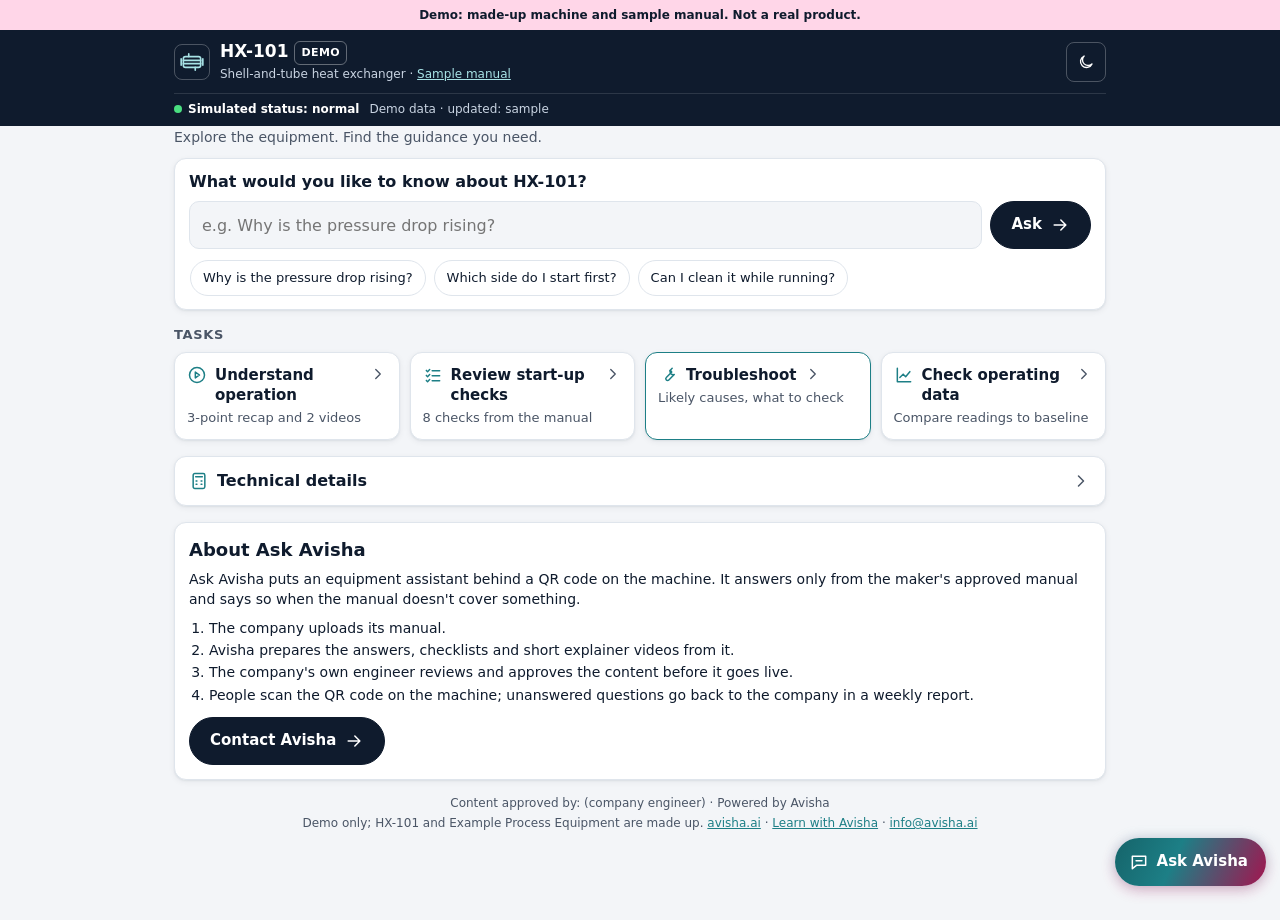
<file: ask-avisha/index.html>
<!doctype html>
<html lang="en"><head><meta charset="utf-8"><meta name="viewport" content="width=device-width,initial-scale=1,viewport-fit=cover">
<title>Ask Avisha: HX-101 heat exchanger | Avisha demo</title>
<meta name="description" content="Demo of Ask Avisha for equipment: explore a machine and find guidance that comes only from its approved manual. Made-up machine, sample manual.">
<meta name="robots" content="noindex">
<meta name="theme-color" content="#0f1b2d">
<style>
/* Ask Avisha demo v4 (27 Nov 2026): calm, precise engineering assistant. No libraries, no fonts, no tracking.
   One primary (dark pill), one secondary (outline pill), one assistant launcher (the only gradient). */
:root{--navy:#0f1b2d;--teal:#1d7f86;--pink:#e86fa8;--magenta:#c2185b;
--bg:#f3f5f8;--card:#fff;--ink:#0f1b2d;--mut:#4a5566;--line:#dfe5ec;--soft:#eef6f7;--accent:#1d7f86;--focus:#c2185b;
--sh:0 1px 2px rgba(15,27,45,.06),0 2px 6px rgba(15,27,45,.06);
--svbg:#fff4d6;--svtx:#7a4b00;--okbg:#e7f7ec;--oktx:#14532d;--warnbg:#fef3c7;--warntx:#78350f;--nobg:#eef1f5;--notx:#334155;--pinkbg:#fdeef5;--pinktx:#8a2155;color-scheme:light}
[data-theme=dark]{--bg:#0b1320;--card:#14203a;--ink:#e8eef5;--mut:#a9b6c6;--line:#273852;--soft:#173445;--accent:#6fd0d5;--focus:#f39bc4;
--sh:0 1px 2px rgba(0,0,0,.3),0 2px 8px rgba(0,0,0,.25);
--svbg:#3d3014;--svtx:#ffd98a;--okbg:#12351f;--oktx:#86efac;--warnbg:#3d2a0c;--warntx:#fcd34d;--nobg:#1c2a40;--notx:#cbd5e1;--pinkbg:#3a1a2c;--pinktx:#f7b6d4;color-scheme:dark}
*{box-sizing:border-box}
body{margin:0;font-family:system-ui,-apple-system,"Segoe UI",Roboto,Helvetica,Arial,sans-serif;color:var(--ink);background:var(--bg);line-height:1.45;-webkit-tap-highlight-color:transparent}
button,input{font:inherit;color:inherit}
a{color:var(--accent)}
:focus-visible{outline:3px solid var(--focus);outline-offset:2px}
.sr{position:absolute!important;width:1px;height:1px;overflow:hidden;clip:rect(0 0 0 0);white-space:nowrap}
.i{width:20px;height:20px;flex:none;fill:none;stroke:currentColor;stroke-width:1.8;stroke-linecap:round;stroke-linejoin:round}
.wrap{max-width:960px;margin:0 auto;padding:0 14px}

/* honesty banner (1 line on phones: ~30 px) */
.demo{margin:0;background:#ffd6e8;color:#0f1b2d;font-weight:600;text-align:center;padding:6px 10px;font-size:12px;line-height:18px}

/* compact header (~92 px) */
header{background:var(--navy);color:#fff}
.hd{display:flex;align-items:center;gap:10px;padding:10px 0}
.hd .eq{width:36px;height:36px;flex:none;border-radius:8px;border:1px solid rgba(255,255,255,.25);display:grid;place-items:center;color:#a8e3e6}
.hd .eq .i{width:26px;height:26px;stroke-width:1.5}
.hd .t{flex:1;min-width:0}
.hd h1{margin:0;font-size:17px;line-height:22px;font-weight:700}
.hd .meta{margin:0;font-size:12px;line-height:18px;color:#c9d4e2}
.hd .meta a{color:#a8e3e6}
.badge{display:inline-block;border:1px solid rgba(255,255,255,.35);border-radius:6px;padding:0 6px;font-size:11px;font-weight:700;letter-spacing:.04em;color:#fff;vertical-align:1px}
.iconbtn{width:40px;height:40px;flex:none;display:grid;place-items:center;border:1px solid rgba(255,255,255,.25);border-radius:8px;background:none;color:#fff;cursor:pointer;padding:0}
.iconbtn .i{width:18px;height:18px}
.status{display:flex;flex-wrap:wrap;align-items:center;gap:4px 10px;border-top:1px solid rgba(255,255,255,.12);padding:6px 0 8px;font-size:12px;line-height:18px;color:#c9d4e2}
.status b{color:#fff;font-weight:600;display:inline-flex;align-items:center;gap:6px}
.status b::before{content:"";width:8px;height:8px;border-radius:50%;background:#4ade80}

/* main */
main{padding:12px 0 8px}
.lead{margin:0 0 10px;font-size:14px;line-height:22px;color:var(--mut)}
.card{background:var(--card);border:1px solid var(--line);border-radius:12px;box-shadow:var(--sh)}
.askbox{padding:12px 14px}
.askbox label{display:block;font-weight:700;font-size:16px;line-height:22px;margin:0 0 8px}
.row{display:flex;gap:8px}
.row input{flex:1;min-width:0;height:48px;padding:0 12px;border:1px solid var(--line);border-radius:10px;background:var(--bg);font-size:16px}
.row input:focus-visible{outline-offset:0}
.chips{display:flex;gap:8px;margin:10px 0 0;overflow-x:auto;scrollbar-width:none;padding:1px}
.chips::-webkit-scrollbar{display:none}
.chips.wrap-ok{flex-wrap:wrap;overflow:visible}
.chip{flex:none;height:36px;padding:0 12px;border:1px solid var(--line);border-radius:999px;background:var(--card);color:var(--ink);font-size:13px;cursor:pointer;white-space:nowrap}
.chip:hover{border-color:var(--teal)}
.chip[aria-pressed=true]{border-color:var(--teal);color:var(--accent);font-weight:600}

/* four equal task cards: 2x2 on phones (88 px each), 4 across on laptops */
h2.lbl{margin:16px 0 8px;font-size:13px;line-height:18px;font-weight:700;letter-spacing:.05em;text-transform:uppercase;color:var(--mut)}
.tasks{display:grid;grid-template-columns:1fr 1fr;grid-auto-rows:1fr;gap:10px}
@media(min-width:760px){.tasks{grid-template-columns:repeat(4,1fr)}}
.task{display:flex;flex-direction:column;gap:4px;min-height:88px;padding:12px;text-align:left;cursor:pointer;background:var(--card);border:1px solid var(--line);border-radius:12px;box-shadow:var(--sh);color:var(--ink)}
.task:hover{border-color:var(--teal)}
.task .tl{display:flex;align-items:flex-start;gap:8px;font-weight:700;font-size:15px;line-height:20px}
.task .tl .i{color:var(--accent)}
.task .tl span{flex:1;min-width:0}
.task .tl .go{color:var(--mut);width:18px;height:18px}
.task .s{font-size:13px;line-height:18px;color:var(--mut)}
.task.em{border-color:var(--teal)}

/* buttons: one primary, one secondary */
.btn{display:inline-flex;align-items:center;justify-content:center;gap:8px;height:48px;padding:0 20px;border-radius:999px;font-size:15px;font-weight:700;text-decoration:none;cursor:pointer;flex:none}
.btn-primary{background:var(--navy);color:#fff;border:1px solid var(--navy)}
[data-theme=dark] .btn-primary{background:#e8eef5;color:var(--navy);border-color:#e8eef5}
.btn-secondary{background:var(--card);color:var(--ink);border:1px solid var(--line)}
.btn-secondary .i{color:var(--accent)}
.btn-secondary:hover{border-color:var(--teal)}
.btn-wide{display:flex;width:100%}
.acts{display:flex;flex-wrap:wrap;gap:8px;margin:12px 0 0}

/* assistant launcher: the only gradient on the page */
.launch{position:fixed;right:max(14px,env(safe-area-inset-right));bottom:max(14px,env(safe-area-inset-bottom));z-index:30;display:inline-flex;align-items:center;gap:8px;height:48px;padding:0 18px 0 14px;border:0;border-radius:999px;cursor:pointer;color:#fff;font-weight:700;font-size:15px;
background:linear-gradient(115deg,#15646a,#1d7f86 40%,#a3154f);box-shadow:0 4px 14px rgba(194,24,91,.3),0 0 12px rgba(95,196,201,.35)}
.launch .i{stroke:#fff}

/* technical details + about */
details.tech{margin:16px 0 0}
details.tech summary{display:flex;align-items:center;gap:8px;min-height:48px;padding:0 14px;cursor:pointer;font-weight:700;list-style:none}
details.tech summary::-webkit-details-marker{display:none}
details.tech summary .i{color:var(--accent)}
details.tech summary span{flex:1}
details.tech summary .go{color:var(--mut);transition:transform .15s}
details.tech[open] summary .go{transform:rotate(90deg)}
.tbody{padding:0 14px 14px;border-top:1px solid var(--line)}
.tbody h3{font-size:15px;margin:14px 0 4px}
.tbody p{margin:0 0 8px;font-size:14px}
.f{background:var(--bg);border:1px solid var(--line);border-radius:8px;padding:10px;font-size:17px;text-align:center;font-family:"Cambria Math","Times New Roman",serif;overflow-x:auto;white-space:nowrap}
.calc{background:var(--bg);border:1px solid var(--line);border-radius:8px;padding:10px 12px;margin:8px 0;font-size:14px}
.uout{font-size:18px;font-weight:700;color:var(--accent)}
table{width:100%;border-collapse:collapse;font-size:14px;margin:6px 0}td,th{text-align:left;padding:6px;border-bottom:1px solid var(--line);vertical-align:top}th{font-size:12px;color:var(--mut);text-transform:uppercase;letter-spacing:.04em}
.about{margin:16px 0 0;padding:14px}
.about h2{margin:0 0 6px;font-size:18px}
.about p{margin:0 0 8px;font-size:14px}
.about ol{margin:0 0 8px;padding-left:20px;font-size:14px}.about li{margin:2px 0}
footer{text-align:center;color:var(--mut);font-size:12px;padding:12px 16px 84px}footer p{margin:3px 0}

/* sheet */
.scrim{position:fixed;inset:0;z-index:40;display:flex;align-items:flex-end;justify-content:center;background:rgba(15,27,45,.45);opacity:0;visibility:hidden;transition:opacity .15s,visibility .15s}
.scrim.open{opacity:1;visibility:visible}
.sheet{width:100%;max-width:680px;max-height:90vh;display:flex;flex-direction:column;background:var(--card);color:var(--ink);border-radius:12px 12px 0 0;box-shadow:0 -4px 20px rgba(15,27,45,.2);transform:translateY(100%);transition:transform .18s ease-out;outline:0}
.scrim.open .sheet{transform:none}
.shead{display:flex;align-items:center;gap:10px;padding:10px 10px 10px 18px;border-bottom:1px solid var(--line)}
.shead h2{flex:1;margin:0;font-size:18px}
.x{width:44px;height:44px;flex:none;display:grid;place-items:center;border:1px solid var(--line);border-radius:8px;background:none;cursor:pointer;padding:0}
.sbody{overflow-y:auto;padding:14px 18px 24px;overscroll-behavior:contain}
.note{font-size:13px;color:var(--mut);margin:0 0 12px}
.sv{background:var(--svbg);padding:0 5px;border-radius:4px;font-size:12px;font-weight:600;color:var(--svtx);white-space:nowrap}
.ref{font-size:12px;color:var(--accent);font-weight:700;white-space:nowrap}
h3.sec{margin:18px 0 8px;font-size:16px}

/* answer block: manual vs sample vs gaps */
.ans{border:1px solid var(--line);border-radius:10px;padding:12px 14px;margin:10px 0 0;background:var(--card)}
.ans h3{margin:0 0 8px;font-size:16px}
.ans .k{display:block;font-size:11px;font-weight:700;letter-spacing:.06em;text-transform:uppercase;color:var(--mut);margin:10px 0 2px}
.ans .k:first-of-type{margin-top:0}
.ans p,.ans ul{margin:0;font-size:14px}.ans ul{padding-left:18px}
.ans .smp{background:var(--svbg);color:var(--svtx);border-radius:6px;padding:6px 8px;margin-top:4px}
.ans .gap{background:var(--nobg);color:var(--notx);border-radius:6px;padding:6px 8px;margin-top:4px}
.ans .src{display:block;margin-top:10px;font-size:12px;font-weight:700;color:var(--accent)}
.ans.unk{border-color:var(--pink);background:var(--pinkbg)}
.ans.unk h3{color:var(--pinktx)}
.ans.q{background:var(--bg);font-weight:600;font-size:14px}

/* understand: recap */
.recap{border:1px solid var(--line);border-radius:10px;padding:14px;background:var(--bg)}
.recap .n{font-size:12px;font-weight:700;letter-spacing:.06em;text-transform:uppercase;color:var(--mut)}
.recap p{margin:4px 0 6px;font-size:16px;font-weight:600;min-height:72px}
.recap .nav{display:flex;align-items:center;gap:8px;margin-top:8px}
.recap .nav .dots{flex:1;display:flex;gap:6px}
.recap .dots i{width:8px;height:8px;border-radius:50%;background:var(--line)}.recap .dots i.on{background:var(--teal)}
.vids{display:grid;gap:12px}@media(min-width:620px){.vids{grid-template-columns:1fr 1fr}}
video{width:100%;border-radius:8px;background:#0f1b2d;display:block;aspect-ratio:16/9}
.vt{font-weight:600;font-size:14px;margin:6px 0 0}

/* checks */
.prog{font-weight:700;margin:0 0 4px;font-size:15px}
.bar{height:6px;border-radius:3px;background:var(--line);overflow:hidden;margin:0 0 6px}.bar b{display:block;height:100%;width:0;background:var(--teal);transition:width .15s}
ol.ck{list-style:none;margin:0;padding:0}
ol.ck li{border-bottom:1px solid var(--line)}ol.ck li:last-child{border:0}
ol.ck label{display:flex;gap:12px;align-items:flex-start;padding:10px 2px;cursor:pointer;min-height:48px;font-size:15px}
ol.ck input{width:22px;height:22px;margin:1px 0 0;accent-color:var(--teal);flex:none}
ol.ck li.ticked label{color:var(--mut)}
.done{display:flex;align-items:center;gap:10px;background:var(--okbg);color:var(--oktx);border-radius:10px;padding:12px 14px;margin:12px 0 0;font-weight:700}
.done .i{width:24px;height:24px;stroke-width:2.2}
.done span{flex:1}
.link{background:none;border:0;color:var(--accent);font-weight:600;text-decoration:underline;cursor:pointer;min-height:44px;padding:0 6px}

/* troubleshoot */
.syms{display:grid;grid-template-columns:1fr 1fr;gap:8px}
.sym{display:flex;gap:8px;align-items:center;min-height:56px;padding:10px 12px;border:1px solid var(--line);border-radius:10px;background:var(--card);font-weight:600;font-size:14px;cursor:pointer;text-align:left}
.sym .i{color:var(--accent)}
.sym[aria-pressed=true]{border-color:var(--teal);background:var(--soft)}
.stop{margin:12px 0 0;border-left:3px solid var(--magenta);background:var(--bg);border-radius:0 8px 8px 0;padding:10px 12px;font-size:14px;font-weight:600}

/* operating data */
.dsrc{display:grid;grid-template-columns:auto 1fr;gap:2px 10px;font-size:13px;background:var(--svbg);color:var(--svtx);border-radius:8px;padding:8px 10px;margin:0 0 12px}
.dsrc dt{font-weight:700}.dsrc dd{margin:0}
.fld{margin:0 0 14px}.fld label{display:flex;justify-content:space-between;font-weight:600;margin:0 0 2px;font-size:14px}
.fld output{font-weight:700;color:var(--accent)}.fld small{display:block;color:var(--mut);font-size:12px}
input[type=range]{width:100%;height:36px;accent-color:var(--teal);margin:0}
input[type=range]:disabled{opacity:.4}
.verdict{border-radius:10px;padding:12px 14px;margin:12px 0 0}
.verdict b.h{display:flex;align-items:center;gap:8px;font-size:20px}
.verdict.ok{background:var(--okbg);color:var(--oktx)}.verdict.warn{background:var(--warnbg);color:var(--warntx)}.verdict.none{background:var(--nobg);color:var(--notx)}
.verdict .k{display:block;font-size:11px;font-weight:700;letter-spacing:.06em;text-transform:uppercase;margin:10px 0 2px;opacity:.85}
.verdict p{margin:0;font-size:14px}
.verdict .src{display:block;margin-top:8px;font-size:12px;font-weight:700}
.nums{display:grid;grid-template-columns:1fr 1fr;gap:8px;margin:8px 0 0}
.num{background:rgba(255,255,255,.55);border-radius:8px;padding:8px 10px}[data-theme=dark] .num{background:rgba(0,0,0,.25)}
.num strong{display:block;font-size:22px;line-height:1.1;font-variant-numeric:tabular-nums}.num small{font-size:12px;font-weight:600}
.spk{display:flex;align-items:center;gap:10px;margin:12px 0 0;font-size:12px;color:var(--mut)}.spk svg{flex:none}

/* ask */
.thread{display:flex;flex-direction:column}
.thread:empty{display:none}
form.ask{margin:0 0 4px}
.man h3{font-size:15px;margin:14px 0 4px}.man p{font-size:14px;margin:0 0 8px}

@media(prefers-reduced-motion:reduce){*,*::before,*::after{transition:none!important;animation:none!important;scroll-behavior:auto!important}}
</style></head><body>
<svg width="0" height="0" style="position:absolute" aria-hidden="true" focusable="false"><defs>
<symbol id="i-hx" viewBox="0 0 24 24"><rect x="4" y="7" width="16" height="10" rx="2"/><path d="M2 9v6M22 9v6M4 10.5h16M4 13.5h16M9 7V4.5M15 17v2.5"/></symbol>
<symbol id="i-go" viewBox="0 0 24 24"><path d="M9 6l6 6-6 6"/></symbol>
<symbol id="i-play" viewBox="0 0 24 24"><circle cx="12" cy="12" r="9"/><path d="M10 8.5l5 3.5-5 3.5z"/></symbol>
<symbol id="i-list" viewBox="0 0 24 24"><path d="M4 6.5l1.5 1.5L8 5.5M4 12.5l1.5 1.5L8 11.5M4 18.5l1.5 1.5L8 17.5M11 7h9M11 13h9M11 19h9"/></symbol>
<symbol id="i-tool" viewBox="0 0 24 24"><path d="M14.5 6.5a4 4 0 0 0 5 5L13 18a2.1 2.1 0 0 1-3-3l6.5-6.5a4 4 0 0 0-2-2z"/><path d="M14.5 6.5L17 4"/></symbol>
<symbol id="i-chart" viewBox="0 0 24 24"><path d="M4 4v16h16"/><path d="M7 15l4-4 3 3 5-6"/></symbol>
<symbol id="i-ask" viewBox="0 0 24 24"><path d="M4 5h16v11H9l-5 4z"/><path d="M12 13v.01M10 8.5a2 2 0 1 1 2.8 1.8c-.5.2-.8.7-.8 1.2"/></symbol>
<symbol id="i-send" viewBox="0 0 24 24"><path d="M5 12h13M13 6l6 6-6 6"/></symbol>
<symbol id="i-moon" viewBox="0 0 24 24"><path d="M20 14.5A8 8 0 1 1 9.5 4a6.5 6.5 0 0 0 10.5 10.5z"/></symbol>
<symbol id="i-sun" viewBox="0 0 24 24"><circle cx="12" cy="12" r="4"/><path d="M12 2.5v2M12 19.5v2M2.5 12h2M19.5 12h2M5.3 5.3l1.4 1.4M17.3 17.3l1.4 1.4M5.3 18.7l1.4-1.4M17.3 6.7l1.4-1.4"/></symbol>
<symbol id="i-x" viewBox="0 0 24 24"><path d="M6 6l12 12M18 6L6 18"/></symbol>
<symbol id="i-mail" viewBox="0 0 24 24"><rect x="3" y="5" width="18" height="14" rx="2"/><path d="M3.5 6.5l8.5 6 8.5-6"/></symbol>
<symbol id="i-doc" viewBox="0 0 24 24"><path d="M6 3h8l4 4v14H6z"/><path d="M14 3v4h4M9 12h6M9 16h6"/></symbol>
<symbol id="i-calc" viewBox="0 0 24 24"><rect x="5" y="3" width="14" height="18" rx="2"/><path d="M8 7h8M8.5 12h1M14.5 12h1M8.5 16h1M14.5 16h1"/></symbol>
<symbol id="i-tick" viewBox="0 0 24 24"><circle cx="12" cy="12" r="9"/><path d="M8 12.5l2.7 2.7L16 9.5"/></symbol>
<symbol id="i-up" viewBox="0 0 24 24"><path d="M4 17l5-5 4 4 7-8M15 8h5v5"/></symbol>
<symbol id="i-temp" viewBox="0 0 24 24"><path d="M10 14V5a2 2 0 1 1 4 0v9a4 4 0 1 1-4 0z"/><path d="M12 10v6"/></symbol>
<symbol id="i-drop" viewBox="0 0 24 24"><path d="M12 3.5s6 6.5 6 10.5a6 6 0 0 1-12 0c0-4 6-10.5 6-10.5z"/></symbol>
<symbol id="i-sound" viewBox="0 0 24 24"><path d="M4 9.5h3.5L12 6v12l-4.5-3.5H4z"/><path d="M15.5 9a4 4 0 0 1 0 6M18 6.5a7.5 7.5 0 0 1 0 11"/></symbol>
<symbol id="i-prev" viewBox="0 0 24 24"><path d="M15 6l-6 6 6 6"/></symbol>
<symbol id="i-chat" viewBox="0 0 24 24"><path d="M4 5h16v11H9l-5 4z"/><path d="M8.5 10.5h7"/></symbol>
</defs></svg>
<div id="app">
<p class="demo">Demo: made-up machine and sample manual. Not a real product.</p>
<header><div class="wrap">
<div class="hd">
<span class="eq" aria-hidden="true"><svg class="i"><use href="#i-hx"/></svg></span>
<div class="t"><h1>HX-101 <span class="badge">DEMO</span></h1>
<p class="meta">Shell-and-tube heat exchanger · <a href="#" data-open="manual">Sample manual</a></p></div>
<button class="iconbtn" type="button" id="theme" aria-pressed="false" aria-label="Dark theme"><svg class="i" aria-hidden="true"><use href="#i-moon"/></svg></button>
</div>
<div class="status"><b>Simulated status: normal</b><span>Demo data · updated: sample</span></div>
</div></header>

<main class="wrap">
<p class="lead">Explore the equipment. Find the guidance you need.</p>
<form class="card askbox" id="qform" role="search">
<label for="qmain">What would you like to know about HX-101?</label>
<div class="row"><input id="qmain" type="text" placeholder="e.g. Why is the pressure drop rising?" autocomplete="off"><button class="btn btn-primary" type="submit">Ask <svg class="i" aria-hidden="true"><use href="#i-send"/></svg></button></div>
<div class="chips" aria-label="Example questions">
<button class="chip q" type="button">Why is the pressure drop rising?</button>
<button class="chip q" type="button">Which side do I start first?</button>
<button class="chip q" type="button">Can I clean it while running?</button>
</div>
</form>

<h2 class="lbl">Tasks</h2>
<div class="tasks">
<button class="task" type="button" data-open="watch"><span class="tl"><svg class="i" aria-hidden="true"><use href="#i-play"/></svg><span>Understand operation</span><svg class="i go" aria-hidden="true"><use href="#i-go"/></svg></span><span class="s">3-point recap and 2 videos</span></button>
<button class="task" type="button" data-open="check"><span class="tl"><svg class="i" aria-hidden="true"><use href="#i-list"/></svg><span>Review start-up checks</span><svg class="i go" aria-hidden="true"><use href="#i-go"/></svg></span><span class="s">8 checks from the manual</span></button>
<button class="task em" type="button" data-open="wrong"><span class="tl"><svg class="i" aria-hidden="true"><use href="#i-tool"/></svg><span>Troubleshoot</span><svg class="i go" aria-hidden="true"><use href="#i-go"/></svg></span><span class="s">Likely causes, what to check</span></button>
<button class="task" type="button" data-open="today"><span class="tl"><svg class="i" aria-hidden="true"><use href="#i-chart"/></svg><span>Check operating data</span><svg class="i go" aria-hidden="true"><use href="#i-go"/></svg></span><span class="s">Compare readings to baseline</span></button>
</div>

<details class="card tech" id="tech">
<summary><svg class="i" aria-hidden="true"><use href="#i-calc"/></svg><span>Technical details</span><svg class="i go" aria-hidden="true"><use href="#i-go"/></svg></summary>
<div class="tbody">
<p class="note" style="margin-top:12px">For engineers. From manual section 10. Values marked <span class="sv">sample</span> are illustrative, not real specifications.</p>
<h3>Overall heat transfer coefficient <span class="ref">§10.1</span></h3>
<div class="f">1/U = 1/h<sub>o</sub> + R<sub>f,o</sub> + x<sub>w</sub>/k<sub>w</sub> + R<sub>f,i</sub> + 1/h<sub>i</sub></div>
<p class="note" style="margin-top:6px">Assumption: thin-wall form, all terms on one area. For thick tubes on the outside area, multiply the inside terms (R<sub>f,i</sub>, 1/h<sub>i</sub>) by d<sub>o</sub>/d<sub>i</sub> and use d<sub>o</sub>·ln(d<sub>o</sub>/d<sub>i</sub>)/(2k<sub>w</sub>) for the wall.</p>
<h3>What fouling does <span class="ref">§10.2</span></h3>
<p>Fouling adds the resistances R<sub>f,o</sub> and R<sub>f,i</sub>, so U falls. At the same area and temperature difference, the heat duty Q = U·A·ΔT<sub>lm</sub> falls in the same proportion.</p>
<div class="calc"><label for="rf">Fouling resistance on each side: <output id="rfo">0.00020</output> m²·K/W</label>
<input type="range" id="rf" min="0" max="0.001" step="0.00005" value="0.0002">
<div>U = <span class="uout" id="uo">678</span> W/m²·K · <span id="up">73% of clean</span> (clean U ≈ <span id="uc">930</span>, with the <span class="sv">sample</span> data below)</div></div>
<h3>What baffles do <span class="ref">§2.2, §10.3</span></h3>
<p>Closer baffle spacing raises the shell-side velocity, so h<sub>o</sub> goes up, and the shell-side pressure drop goes up too. Spacing is a trade-off fixed at design. Baffles also support the tubes against vibration.</p>
<h3>Design data <span class="sv">sample values</span></h3>
<table><tr><th>Item</th><th>Value</th></tr>
<tr><td>Shell-side film coefficient h<sub>o</sub></td><td>1,500 W/m²·K <span class="sv">sample</span></td></tr>
<tr><td>Tube-side film coefficient h<sub>i</sub></td><td>3,000 W/m²·K <span class="sv">sample</span></td></tr>
<tr><td>Tube wall x<sub>w</sub>, k<sub>w</sub> (stainless steel)</td><td>1.2 mm, 16 W/m·K <span class="sv">sample</span></td></tr>
<tr><td>Fouling allowance R<sub>f,o</sub> and R<sub>f,i</sub></td><td>0.0002 m²·K/W each <span class="sv">sample</span></td></tr>
<tr><td>U clean / with fouling allowance</td><td>≈ 930 / ≈ 678 W/m²·K (calculated)</td></tr>
<tr><td>Tube-side pressure drop, clean, design flow</td><td>0.40 bar <span class="sv">sample</span></td></tr>
<tr><td>Cleaning trigger</td><td>1.5 × clean pressure drop <span class="sv">sample</span></td></tr>
<tr><td>Design pressure and temperature</td><td>Not in this manual: see the nameplate</td></tr>
</table>
</div>
</details>

<section class="card about" id="about" aria-labelledby="abh">
<h2 id="abh">About Ask Avisha</h2>
<p>Ask Avisha puts an equipment assistant behind a QR code on the machine. It answers only from the maker's approved manual and says so when the manual doesn't cover something.</p>
<ol>
<li>The company uploads its manual.</li>
<li>Avisha prepares the answers, checklists and short explainer videos from it.</li>
<li>The company's own engineer reviews and approves the content before it goes live.</li>
<li>People scan the QR code on the machine; unanswered questions go back to the company in a weekly report.</li>
</ol>
<div class="acts"><a class="btn btn-primary" href="mailto:info@avisha.ai?subject=Ask%20Avisha%20for%20our%20equipment">Contact Avisha <svg class="i" aria-hidden="true"><use href="#i-send"/></svg></a></div>
</section>
</main>
<footer>
<p>Content approved by: (company engineer) · Powered by Avisha</p>
<p>Demo only; HX-101 and Example Process Equipment are made up. <a href="https://avisha.ai">avisha.ai</a> · <a href="https://lwa.avisha.ai">Learn with Avisha</a> · <a href="mailto:info@avisha.ai">info@avisha.ai</a></p>
</footer>
</div>

<button class="launch" id="launch" type="button" data-open="ask"><svg class="i" aria-hidden="true"><use href="#i-chat"/></svg>Ask Avisha</button>

<div class="scrim" id="sheet" aria-hidden="true">
<div class="sheet" role="dialog" aria-modal="true" aria-labelledby="sht" tabindex="-1">
<div class="shead"><h2 id="sht">Ask Avisha</h2><button class="x" type="button" id="close" aria-label="Close"><svg class="i" aria-hidden="true"><use href="#i-x"/></svg></button></div>
<div class="sbody" id="sb">

<div class="pane" data-p="watch" hidden>
<p class="note">Engineer-checked explainers from Learn with Avisha. First a 3-point recap, then the videos (they need an internet connection).</p>
<div class="recap" id="recap" aria-live="polite">
<span class="n" id="rn">Recap 1 of 3</span>
<p id="rt"></p>
<span class="ref" id="rs"></span>
<div class="nav"><span class="dots" aria-hidden="true"><i></i><i></i><i></i></span>
<button class="btn btn-secondary" type="button" id="rprev" aria-label="Previous point"><svg class="i" aria-hidden="true"><use href="#i-prev"/></svg></button>
<button class="btn btn-secondary" type="button" id="rnext">Next <svg class="i" aria-hidden="true"><use href="#i-go"/></svg></button></div>
</div>
<h3 class="sec">Videos</h3>
<div class="vids">
<div><video controls preload="none" playsinline poster="https://lwa.avisha.ai/media/lwa_s1e01_the_flip_3d_poster.jpg" src="https://lwa.avisha.ai/media/lwa_s1e01_the_flip_3d.mp4"></video><p class="vt">1. Which way the fluids flow</p></div>
<div><video controls preload="none" playsinline poster="https://lwa.avisha.ai/media/lwa_s1e02_the_fouling_problem_3d_poster.jpg" src="https://lwa.avisha.ai/media/lwa_s1e02_the_fouling_problem_3d.mp4"></video><p class="vt">2. The fouling problem</p></div>
</div>
</div>

<div class="pane" data-p="check" hidden>
<p class="note">From the HX-101 sample manual, sections 3, 4 and 8. Tick each check as you review it.</p>
<p class="prog" id="prog" aria-live="polite">0 of 8 reviewed</p>
<div class="bar" aria-hidden="true"><b id="barb"></b></div>
<ol class="ck" id="check">
<li><label><input type="checkbox"><span>Permit or start-up sign-off in place. You know which fluid is on the tube side and which on the shell side. <span class="ref">§3.1</span></span></label></li>
<li><label><input type="checkbox"><span>Bolts, gaskets, insulation and guards in place. No visible leaks. <span class="ref">§3.2</span></span></label></li>
<li><label><input type="checkbox"><span>Drains closed, vents ready, valves in start-up position. Relief devices in service, not isolated. <span class="ref">§3.3</span></span></label></li>
<li><label><input type="checkbox"><span>Gauges and thermometers on both sides fitted and readable. <span class="ref">§3.4</span></span></label></li>
<li><label><input type="checkbox"><span>Cold side in first. Open slowly; vent air at the high point until only liquid comes out. <span class="ref">§4.1</span></span></label></li>
<li><label><input type="checkbox"><span>Then the hot side, slowly, venting the same way. No sudden temperature changes. <span class="ref">§4.2</span></span></label></li>
<li><label><input type="checkbox"><span>Once warm, check for leaks again. Record pressure drops and temperatures as the baseline. <span class="ref">§4.3</span></span></label></li>
<li><label><input type="checkbox"><span>Never go above the design pressure or temperature on the nameplate. <span class="ref">§8.1</span></span></label></li>
</ol>
<div class="done" id="done" hidden role="status"><svg class="i" aria-hidden="true"><use href="#i-tick"/></svg><span>All checks reviewed</span><button class="link" id="reset" type="button">Start again</button></div>
<p class="note" style="margin-top:12px">This list covers the manual's start-up checks only. Your site procedure and permit come first.</p>
</div>

<div class="pane" data-p="wrong" hidden>
<p class="note">Choose what you see. Causes and checks come only from the HX-101 sample manual.</p>
<div class="syms">
<button class="sym" type="button" data-s="dp" aria-pressed="false"><svg class="i" aria-hidden="true"><use href="#i-up"/></svg>Pressure drop rising</button>
<button class="sym" type="button" data-s="hot" aria-pressed="false"><svg class="i" aria-hidden="true"><use href="#i-temp"/></svg>Outlet not hot enough</button>
<button class="sym" type="button" data-s="leak" aria-pressed="false"><svg class="i" aria-hidden="true"><use href="#i-drop"/></svg>Leak or drip</button>
<button class="sym" type="button" data-s="noise" aria-pressed="false"><svg class="i" aria-hidden="true"><use href="#i-sound"/></svg>Strange noise</button>
</div>
<div id="symr" aria-live="polite"></div>
<p class="stop">If unsure, stop: make it safe as your site procedure says, then contact Example Process Equipment support.</p>
<div class="acts"><a class="btn btn-secondary" href="mailto:info@avisha.ai?subject=HX-101%20demo%3A%20support"><svg class="i" aria-hidden="true"><use href="#i-mail"/></svg>Contact support</a></div>
<p class="note" style="margin-top:8px">Demo: the machine maker is made up, so this emails Avisha (info@avisha.ai).</p>
</div>

<div class="pane" data-p="today" hidden>
<dl class="dsrc"><dt>Data source</dt><dd id="dsrc">Sample readings (demo, not from a live sensor)</dd><dt>Updated</dt><dd id="dtime">Sample timestamp · not live</dd></dl>
<div id="dform">
<p class="note">Enter readings at design flow. They are compared with the sample clean baseline in manual §5.2–5.4.</p>
<div class="fld"><label for="dpi">Tube-side pressure drop <output id="dpo">0.42 bar</output></label>
<input type="range" id="dpi" min="0.20" max="0.80" step="0.01" value="0.42"><small>Sample baseline 0.40 bar · normal up to 0.48 bar (+20%)</small></div>
<div class="fld"><label for="ti">Cold-side outlet temperature <output id="to">60.0 °C</output></label>
<input type="range" id="ti" min="50" max="66" step="0.5" value="60"><small>Sample baseline 60 °C · normal down to 57 °C (−3 °C)</small></div>
<button class="btn btn-primary btn-wide" id="chk" type="button">Check readings</button>
</div>
<div class="chips wrap-ok"><button class="chip" type="button" id="dnorm">Load a normal day</button><button class="chip" type="button" id="dfoul">Load a fouled day</button><button class="chip" type="button" id="dnone" aria-pressed="false">Show "no data"</button></div>
<div id="verdict" aria-live="polite"></div>
<div class="spk" id="spkw"><svg id="spk" width="200" height="48" viewBox="0 0 200 48" role="img" aria-label="Pressure drop over the last 10 sample days"></svg><span>Pressure drop, last 10 sample days (today last). Dashed: baseline and +20%.</span></div>
</div>

<div class="pane" data-p="ask" hidden>
<p class="note">Answers come only from the HX-101 manual approved by the maker's engineer. If the manual doesn't cover it, the answer says so.</p>
<form class="ask row" id="ask"><input id="q" type="text" placeholder="Type a question…" aria-label="Your question" autocomplete="off"><button class="btn btn-primary" type="submit">Ask <svg class="i" aria-hidden="true"><use href="#i-send"/></svg></button></form>
<div class="chips wrap-ok" id="chips">
<button class="chip q" type="button">What does fouling look like?</button>
<button class="chip q" type="button">What are baffles for?</button>
<button class="chip q" type="button">The outlet isn't getting hot enough</button>
<button class="chip q" type="button">What is the maximum pressure?</button>
<button class="chip q" type="button">What's the warranty?</button>
</div>
<div class="thread" id="thread" aria-live="polite"></div>
<p class="note" style="margin-top:14px">Demo: answers are picked from a small built-in list by keywords. In the real product every question is logged, and unanswered ones go to the company in a weekly report.</p>
</div>

<div class="pane man" data-p="manual" hidden>
<p class="note">Sample text written for this demo. Values marked <span class="sv">sample value</span> are illustrative, not real specifications. Always follow your own site procedures and the real maker's manual.</p>
<h3>1. What HX-101 is</h3>
<p>HX-101 is a shell-and-tube heat exchanger. One fluid flows through the tubes (tube side); the other flows around the tubes inside the shell (shell side). Heat passes through the tube walls. The two fluids never mix. The fluids flow in opposite directions (countercurrent), which moves the most heat for this size of exchanger.</p>
<h3>2. Main parts</h3>
<p><b>2.1 Tube bundle:</b> the tubes, fixed in a tube sheet at each end. <b>2.2 Baffles:</b> plates across the shell that hold the tubes in place and stop them vibrating, and make the shell-side fluid flow back and forth across the tubes instead of straight along the shell. Crossflow moves heat better. Baffles also cause much of the shell-side pressure drop. <b>2.3 Vents and drains:</b> a vent at the high point and a drain at the low point on each side. <b>2.4 Relief device:</b> protects the shell from overpressure.</p>
<h3>3. Before start-up</h3>
<p>3.1 Permit or sign-off in place; know which fluid is on which side. 3.2 Bolts, gaskets, insulation and guards in place; no visible leaks. 3.3 Drains closed, vents ready, valves in the start-up position, relief devices in service and not isolated. 3.4 Pressure gauges and thermometers on both sides fitted and readable.</p>
<h3>4. Start-up</h3>
<p>4.1 Bring the cold side in first. Open the inlet slowly and vent air from the high point until only liquid comes out. Trapped air blankets tube surface, so less heat is transferred, and can cause hammering. 4.2 Then bring the hot side in slowly and vent it the same way. Heating up slowly avoids thermal shock and stress at the tube joints and gaskets. 4.3 When warm, check again for leaks and record pressure drops and temperatures as the baseline.</p>
<h3>5. Normal running</h3>
<p>5.1 Each shift, record inlet and outlet temperatures and the pressure drop on both sides. 5.2 Compare with the clean baseline at the same flow. Sample baseline at design flow and normal inlet temperatures: tube-side pressure drop <span class="sv">sample value 0.40 bar</span>; cold-side outlet temperature <span class="sv">sample value 60 °C</span>. 5.3 A rising pressure drop at the same flow, or outlet temperatures drifting away from the baseline, means the exchanger needs attention (see sections 6 and 9). 5.4 Sample normal range: pressure drop up to <span class="sv">sample value 20% above baseline</span>, cold-side outlet no more than <span class="sv">sample value 3 °C below baseline</span>. Outside this range, the reading is unusual: check it and trend it.</p>
<h3>6. Fouling</h3>
<p>6.1 Fouling is a layer of deposit (scale, sludge, corrosion products, biological growth) on the tube surfaces. 6.2 Signs: less heat transferred (the cold outlet is cooler and the hot outlet is hotter than the baseline at the same flows), and often a slowly rising pressure drop. 6.3 Trend the readings; one reading is not enough. Plan cleaning when the trend reaches the limit set by your site. Sample cleaning trigger: <span class="sv">sample value: pressure drop 1.5 × clean baseline</span>.</p>
<h3>7. Shutdown and cleaning</h3>
<p>7.1 Shutdown: reduce and isolate the hot side first, then the cold side, so the exchanger cools without overheating the cold side. 7.2 Never open, clean or remove covers while HX-101 is running or under pressure. Cleaning needs a shutdown, both sides isolated, depressurised, drained, cooled and made safe under your site's permit. 7.3 Tubes can be cleaned mechanically or chemically by trained people following the cleaning procedure.</p>
<h3>8. Safety</h3>
<p>8.1 Do not exceed the design pressure or temperature shown on the nameplate. 8.2 Never isolate the relief device while the exchanger is in service. 8.3 Wear the protective equipment your site requires; surfaces can be hot.</p>
<h3>9. Troubleshooting</h3>
<p>9.1 <b>Pressure drop rising:</b> fouling or blockage in the tubes or shell; a blocked upstream strainer; a partly closed valve; or a flow higher than normal. Check the flow and valves first, then trend for fouling. 9.2 <b>Not enough heating or cooling:</b> fouling; air not vented; a flow lower than normal; or an inlet temperature different from normal. 9.3 <b>Leak or one fluid found in the other:</b> report it and follow your site procedure; a tube or gasket may be leaking. Isolate as your procedure says. 9.4 <b>Strange noise or vibration:</b> knocking or hammering can mean trapped air (venting is described in 4.1); rattling or vibration can mean a flow higher than normal or loose tubes or baffles (2.2). Check the flow first. If the noise is new or getting worse, report it and follow your site procedure.</p>
<h3>10. Design data (for engineers)</h3>
<p>10.1 Overall heat transfer coefficient, thin-wall form with all terms on one area: 1/U = 1/hₒ + R_f,o + x_w/k_w + R_f,i + 1/hᵢ. For thick tubes on the outside area, the inside terms are multiplied by dₒ/dᵢ and the wall term becomes dₒ·ln(dₒ/dᵢ)/(2k_w). 10.2 Fouling adds the resistances R_f,o and R_f,i, so U falls; at the same area and temperature difference the heat duty Q = U·A·ΔT_lm falls in the same proportion. 10.3 Closer baffle spacing raises shell-side velocity, so hₒ rises, and the shell-side pressure drop rises too; spacing is a trade-off fixed at design. 10.4 Sample design data: hₒ <span class="sv">sample value 1,500 W/m²·K</span>, hᵢ <span class="sv">sample value 3,000 W/m²·K</span>, stainless tube wall <span class="sv">sample value 1.2 mm, k_w 16 W/m·K</span>, fouling allowance <span class="sv">sample value 0.0002 m²·K/W each side</span>.</p>
</div>

</div></div></div>

<script>
(function(){"use strict";
var d=document;
function $(id){return d.getElementById(id);}
function each(l,f){Array.prototype.forEach.call(l,f);}
function rm(){return !!(window.matchMedia&&matchMedia("(prefers-reduced-motion: reduce)").matches);}
function el(tag,txt,cls){var e=d.createElement(tag);if(txt)e.textContent=txt;if(cls)e.className=cls;return e;}
function near(r){setTimeout(function(){if(r.scrollIntoView)r.scrollIntoView({behavior:rm()?"auto":"smooth",block:"nearest"});},30);}
var NS="http://www.w3.org/2000/svg";
function svg(tag,at){var e=d.createElementNS(NS,tag);for(var k in at)e.setAttribute(k,at[k]);return e;}
function icon(id){var s=svg("svg",{"class":"i","aria-hidden":"true"}),u=svg("use",{href:"#"+id});s.appendChild(u);return s;}

/* ---- theme: small icon button, starts with the device setting ---- */
var tb=$("theme");
function theme(t){d.documentElement.setAttribute("data-theme",t);var dark=t==="dark";
tb.setAttribute("aria-pressed",dark?"true":"false");tb.setAttribute("aria-label",dark?"Light theme":"Dark theme");
tb.querySelector("use").setAttribute("href",dark?"#i-sun":"#i-moon");
var m=d.querySelector('meta[name="theme-color"]');if(m)m.setAttribute("content",dark?"#0b1320":"#0f1b2d");}
theme(window.matchMedia&&matchMedia("(prefers-color-scheme: dark)").matches?"dark":"light");
tb.addEventListener("click",function(){theme(d.documentElement.getAttribute("data-theme")==="dark"?"light":"dark");});

/* ---- one bottom sheet with panes ---- */
var sc=$("sheet"),sht=$("sht"),sb=$("sb"),app=$("app"),launch=$("launch"),opener=null,cur=null;
var TITLES={watch:"Understand operation",check:"Review start-up checks",wrong:"Troubleshoot",today:"Check operating data",ask:"Ask about HX-101",manual:"HX-101 sample manual"};
var panes=d.querySelectorAll(".pane"),vids=d.querySelectorAll("video");
function openP(p,from){if(!TITLES[p])return;cur=p;
each(panes,function(x){x.hidden=x.getAttribute("data-p")!==p;});
sht.textContent=TITLES[p];sb.scrollTop=0;
if(p==="watch"){each(vids,function(v){v.preload="metadata";});recap(0);}
if(!sc.classList.contains("open")){opener=from||d.activeElement;
each([app,launch],function(x){x.setAttribute("inert","");x.setAttribute("aria-hidden","true");});
sc.setAttribute("aria-hidden","false");void sc.offsetWidth;sc.classList.add("open");d.body.style.overflow="hidden";}
setTimeout(function(){var f=p==="ask"?$("q"):$("close");if(cur===p&&f)f.focus();},rm()?0:200);}
function closeS(){if(!sc.classList.contains("open"))return;cur=null;sc.classList.remove("open");sc.setAttribute("aria-hidden","true");
each([app,launch],function(x){x.removeAttribute("inert");x.removeAttribute("aria-hidden");});d.body.style.overflow="";
each(vids,function(v){v.pause();});if(opener&&opener.focus)opener.focus();}
d.addEventListener("click",function(e){var o=e.target.closest&&e.target.closest("[data-open]");if(o){e.preventDefault();openP(o.getAttribute("data-open"),o);}});
$("close").addEventListener("click",closeS);
sc.addEventListener("click",function(e){if(e.target===sc)closeS();});
d.addEventListener("keydown",function(e){if((e.key==="Escape"||e.key==="Esc")&&sc.classList.contains("open"))closeS();});

/* ---- answer block: From the manual / Sample data or assumption / Not covered ---- */
function answerBox(o){var b=el("div","","ans"+(o.unk?" unk":""));if(o.title)b.appendChild(el("h3",o.title));
if(o.unk){b.appendChild(el("p",o.unk));var a=el("a","Contact support");a.href="mailto:info@avisha.ai?subject=HX-101%20demo%3A%20question%20not%20in%20the%20manual";
var pa=el("p");pa.style.marginTop="8px";pa.appendChild(a);b.appendChild(pa);b.appendChild(el("span","Source: not in the HX-101 manual","src"));return b;}
b.appendChild(el("span","From the manual","k"));
if(o.list){var ul=el("ul");each(o.list,function(t){ul.appendChild(el("li",t));});b.appendChild(ul);}
if(o.text)b.appendChild(el("p",o.text));
if(o.first){b.appendChild(el("span","Check first","k"));b.appendChild(el("p",o.first));}
b.appendChild(el("span","Sample data / assumption","k"));b.appendChild(el("p",o.sample||"None used in this answer.","smp"));
if(o.gap){b.appendChild(el("span","Not covered","k"));b.appendChild(el("p",o.gap,"gap"));}
b.appendChild(el("span","Source: HX-101 manual, section "+o.s,"src"));return b;}

/* ---- understand: 3-point recap, manual buttons, no autoplay ---- */
var RECAP=[["The two fluids flow in opposite directions (countercurrent). That moves the most heat for this size of exchanger.","Source: HX-101 manual, section 1"],
["Fouling is a deposit on the tubes. Less heat gets through, and the pressure drop often rises.","Source: HX-101 manual, sections 6.1–6.2"],
["Compare readings with the clean baseline and watch the trend. One reading is not enough.","Source: HX-101 manual, sections 5.2, 6.3"]],ri=0,dots=d.querySelectorAll("#recap .dots i");
function recap(i){ri=Math.max(0,Math.min(RECAP.length-1,i));$("rn").textContent="Recap "+(ri+1)+" of "+RECAP.length;$("rt").textContent=RECAP[ri][0];$("rs").textContent=RECAP[ri][1];
each(dots,function(x,k){x.className=k===ri?"on":"";});$("rprev").disabled=ri===0;
var last=ri===RECAP.length-1,nb=$("rnext");nb.firstChild.nodeValue=last?"To the videos ":"Next ";}
$("rprev").addEventListener("click",function(){recap(ri-1);});
$("rnext").addEventListener("click",function(){if(ri<RECAP.length-1)recap(ri+1);else near(vids[0]);});

/* ---- start-up checks ---- */
var boxes=d.querySelectorAll("#check input"),prog=$("prog"),done=$("done");
function upd(){var n=0;each(boxes,function(b){b.parentNode.parentNode.className=b.checked?"ticked":"";if(b.checked)n++;});
prog.textContent=n+" of "+boxes.length+" reviewed";$("barb").style.width=(n/boxes.length*100)+"%";
var all=n===boxes.length,was=!done.hidden;done.hidden=!all;if(all&&!was)near(done);}
each(boxes,function(b){b.addEventListener("change",upd);});upd();
$("reset").addEventListener("click",function(){each(boxes,function(b){b.checked=false;});upd();sb.scrollTop=0;});

/* ---- troubleshoot ---- */
var GAP="If what you see is not listed here, the manual doesn't cover it: contact support.";
var SYM={
dp:{title:"Pressure drop rising",list:["Fouling or a blockage in the tubes or shell","A blocked upstream strainer","A partly closed valve","A flow higher than normal"],first:"Check the flow and valve positions. Then trend the pressure drop against the clean baseline at the same flow; one reading is not enough.",sample:"Sample baseline 0.40 bar; sample normal limit +20%; sample cleaning trigger 1.5 × baseline. Causes are listed in manual order, not ranked by likelihood.",s:"9.1, 6.3"},
hot:{title:"Outlet not hot enough",list:["Fouling on the tubes","Air not vented","A flow lower than normal","An inlet temperature different from normal"],first:"Compare today's flows and inlet temperatures with the clean baseline at the same flows. Then trend the readings for fouling.",sample:"Sample baseline outlet 60 °C; sample normal limit −3 °C. Causes are listed in manual order, not ranked by likelihood.",s:"9.2, 5.2, 6.3"},
leak:{title:"Leak or drip",list:["A leaking tube or gasket","One fluid may be getting into the other"],first:"Report it and follow your site procedure. Isolate as your procedure says. Never open covers while HX-101 is running or under pressure. Surfaces can be hot.",sample:"",s:"9.3, 7.2, 8.3"},
noise:{title:"Strange noise",list:["Knocking or hammering: trapped air","Rattling or vibration: a flow higher than normal","Rattling or vibration: loose tubes or baffles"],first:"Check the flow first. Venting is described in section 4.1. If the noise is new or getting worse, report it and follow your site procedure.",sample:"",s:"9.4, 4.1, 2.2"}};
var syms=d.querySelectorAll(".sym"),symr=$("symr");
function showSym(k){var o=SYM[k];if(!o)return;each(syms,function(b){b.setAttribute("aria-pressed",b.getAttribute("data-s")===k?"true":"false");});
o.gap=GAP;var r=answerBox(o);symr.textContent="";symr.appendChild(r);near(r);}
each(syms,function(b){b.addEventListener("click",function(){showSym(b.getAttribute("data-s"));});});

/* ---- operating data (sample values, manual 5.2-5.4, 6.3) ---- */
var BASE_DP=0.40,BASE_T=60,DP_BAND=0.20,T_BAND=3,CLEAN=1.5;
var NORMAL=[0.40,0.41,0.40,0.42,0.41,0.40,0.42,0.41,0.42],FOULED=[0.41,0.42,0.43,0.45,0.46,0.48,0.50,0.52,0.54],past=NORMAL,nodata=false;
var dpi=$("dpi"),ti=$("ti"),verdict=$("verdict"),spk=$("spk");
function fmt(){$("dpo").textContent=(+dpi.value).toFixed(2)+" bar";$("to").textContent=(+ti.value).toFixed(1)+" °C";}
function draw(){var pts=past.concat([+dpi.value]),lo=0.3,hi=0.7,W=200,H=48,P=4;
function y(v){v=Math.max(lo,Math.min(hi,v));return (H-P-(v-lo)/(hi-lo)*(H-2*P)).toFixed(1);}
function x(i){return (P+i*(W-2*P)/(pts.length-1)).toFixed(1);}
while(spk.firstChild)spk.removeChild(spk.firstChild);
spk.appendChild(svg("line",{x1:0,x2:W,y1:y(BASE_DP),y2:y(BASE_DP),stroke:"#9aa6b2","stroke-dasharray":"3 3","stroke-width":1}));
spk.appendChild(svg("line",{x1:0,x2:W,y1:y(BASE_DP*(1+DP_BAND)),y2:y(BASE_DP*(1+DP_BAND)),stroke:"#d97706","stroke-dasharray":"3 3","stroke-width":1}));
var pl="";for(var i=0;i<pts.length;i++)pl+=x(i)+","+y(pts[i])+" ";
spk.appendChild(svg("polyline",{points:pl,fill:"none",stroke:"#2a9aa0","stroke-width":2,"stroke-linejoin":"round","stroke-linecap":"round"}));
var last=pts[pts.length-1];spk.appendChild(svg("circle",{cx:x(pts.length-1),cy:y(last),r:3.5,fill:last>BASE_DP*(1+DP_BAND)+1e-9?"#d97706":"#16a34a"}));}
function num(v,lbl){var b=el("div","","num");b.appendChild(el("strong",v));b.appendChild(el("small",lbl));return b;}
function sgn(v,dec){var s=Math.abs(v).toFixed(dec);return (v>0?"+":v<0?"−":"")+s;}
function verdictBox(kind,head,ico){var v=el("div","","verdict "+kind),h=el("b","","h");h.appendChild(icon(ico));h.appendChild(d.createTextNode(head));v.appendChild(h);return v;}
function kv(v,k,t,cls){v.appendChild(el("span",k,"k"));v.appendChild(el("p",t,cls));}
function check(){if(nodata)return;var dp=parseFloat(dpi.value),t=parseFloat(ti.value);if(isNaN(dp)||isNaN(t))return;
var pct=Math.round((dp/BASE_DP-1)*100),dT=Math.round((BASE_T-t)*10)/10;
var hiDp=dp>BASE_DP*(1+DP_BAND)+1e-9,loT=dT>T_BAND+1e-9,head,line,s;
if(!hiDp&&!loT){head="Within the normal range";line="Pressure drop within 20% of the baseline and outlet within 3 °C of the baseline. Keep recording each shift.";s="5.1–5.4";}
else if(hiDp&&loT){head="Unusual: check it";line="Pressure drop above the normal range and outlet below it: possible fouling. Check the flow and valves first, then trend it; one reading is not enough.";s="5.4, 6, 9.1";}
else if(hiDp){head="Unusual: check it";line="Pressure drop above the normal range: possible fouling or a blockage. Also possible: a blocked strainer, a partly closed valve or a higher flow. Check the flow and valves first.";s="5.4, 9.1";}
else{head="Unusual: check it";line="Outlet below the normal range: not enough heating. Possible: fouling, air not vented, a lower flow or a different inlet temperature. Compare flows and inlet temperatures with the baseline.";s="5.4, 9.2, 5.2";}
if(dp>=BASE_DP*CLEAN-1e-9){line+=" The sample cleaning trigger (1.5 × baseline) is reached: plan a cleaning shutdown under your site permit; never clean while running.";s+=", 6.3, 7.2";}
draw();var ok=!hiDp&&!loT,v=verdictBox(ok?"ok":"warn",head,ok?"i-tick":"i-up");
var g=el("div","","nums");g.appendChild(num(sgn(pct,0)+" %","Pressure drop vs 0.40 bar")); g.appendChild(num(sgn(-dT,1)+" °C","Outlet vs 60 °C"));v.appendChild(g);
kv(v,"From the manual",line);
kv(v,"Sample data / assumption","Baseline 0.40 bar and 60 °C, limits +20% and −3 °C are sample values. Readings are the ones entered above, assumed at design flow and normal inlet temperatures. Timestamp: sample.");
v.appendChild(el("span","Source: HX-101 manual, section "+s,"src"));
verdict.textContent="";verdict.appendChild(v);near(v);}
function showNone(){var v=verdictBox("none","No data available","i-chart");
kv(v,"What this means","No readings have been received for HX-101, so Ask Avisha cannot say whether today is normal. It will not guess.");
kv(v,"From the manual","Record inlet and outlet temperatures and the pressure drop on both sides each shift, then compare with the clean baseline at the same flow.");
v.appendChild(el("span","Source: HX-101 manual, section 5.1–5.2","src"));verdict.textContent="";verdict.appendChild(v);}
function setNone(on){nodata=on;$("dnone").setAttribute("aria-pressed",on?"true":"false");$("dnone").textContent=on?"Use sample readings":'Show "no data"';
$("dsrc").textContent=on?"None: no readings received (demo)":"Sample readings (demo, not from a live sensor)";$("dtime").textContent=on?"—":"Sample timestamp · not live";
dpi.disabled=ti.disabled=$("chk").disabled=on;$("spkw").hidden=on;if(on)showNone();else verdict.textContent="";}
function moved(){fmt();draw();verdict.textContent="";}
dpi.addEventListener("input",moved);ti.addEventListener("input",moved);
$("chk").addEventListener("click",check);
$("dnorm").addEventListener("click",function(){setNone(false);past=NORMAL;dpi.value="0.42";ti.value="60";fmt();check();});
$("dfoul").addEventListener("click",function(){setNone(false);past=FOULED;dpi.value="0.62";ti.value="56";fmt();check();});
$("dnone").addEventListener("click",function(){setNone(!nodata);});
fmt();draw();

/* ---- technical details: U calculator (sample data, manual 10.1-10.4) ---- */
var HO=1500,HI=3000,XW=0.0012,KW=16;
function U(rf){return 1/(1/HO+rf+XW/KW+rf+1/HI);}
var rf=$("rf"),u0=U(0);
function calc(){var r=parseFloat(rf.value),u=U(r);$("rfo").textContent=r.toFixed(5);$("uo").textContent=Math.round(u);$("uc").textContent=Math.round(u0);$("up").textContent=Math.round(u/u0*100)+"% of clean";}
rf.addEventListener("input",calc);calc();

/* ---- ask: manual-only answers ---- */
var KB=[
{k:["pressure drop","dp","delta p","differential","pressure rising","pressure is rising","pressure high","high pressure drop"],s:"9.1, 5.2",a:"A rising pressure drop at the same flow usually means fouling or a blockage in the tubes or shell. Other causes: a blocked upstream strainer, a partly closed valve, or a flow higher than normal. Check the flow and valves first, then trend the readings for fouling.",d:"Sample clean baseline 0.40 bar at design flow; sample normal limit +20%."},
{k:["fouling","foul","deposit","scale","dirty","grime","sludge","fouled"],s:"6.1–6.3",a:"Fouling is a layer of deposit (scale, sludge, corrosion products or biological growth) on the tube surfaces. You see it in the readings: the cold outlet is cooler and the hot outlet hotter than the baseline at the same flows, and the pressure drop often rises slowly. Trend the readings; one reading is not enough.",d:"Sample cleaning trigger: 1.5 × clean pressure drop. Your site sets the real limit."},
{k:["baffle","baffles","plates inside","plates in the shell"],s:"2.2",a:"Baffles are plates across the shell. They hold the tubes in place and stop them vibrating, and they make the shell-side fluid flow back and forth across the tubes instead of straight along the shell. Crossflow moves heat better. Baffles also cause much of the shell-side pressure drop.",g:"The manual does not give HX-101's baffle spacing or number of baffles."},
{k:["clean","cleaning","wash","while running","online","open it","descale"],s:"7.2–7.3",a:"No. Never open, clean or remove covers while HX-101 is running or under pressure. Cleaning needs a shutdown with both sides isolated, depressurised, drained, cooled and made safe under your site's permit. Then trained people clean the tubes mechanically or chemically following the cleaning procedure.",g:"The detailed cleaning procedure is a separate document, not part of this manual."},
{k:["start","startup","start-up","first","which side","commission","bring in"],s:"4.1–4.2",a:"Bring the cold side in first: open the inlet slowly and vent air from the high point until only liquid comes out. Then bring the hot side in slowly and vent it the same way. Heating up slowly avoids thermal shock at the tube joints and gaskets.",g:"The manual gives no heat-up rate in °C per minute; follow your site procedure."},
{k:["vent","air","bleed","trapped","hammer"],s:"4.1",a:"Vent each side at its high point when filling, until only liquid comes out. Trapped air blankets tube surface, so less heat is transferred, and it can cause hammering."},
{k:["hot enough","cold enough","getting hot","not hot","not getting hot","not enough","not cooling","not heating","cold outlet","outlet temperature","temperature low","less heat","poor performance","underperform"],s:"9.2, 5.2",a:"Not enough heating or cooling is usually caused by fouling, air that wasn't vented, a flow lower than normal, or an inlet temperature different from normal. Compare today's readings with the clean baseline at the same flows.",d:"Sample baseline cold-side outlet 60 °C; sample normal limit 3 °C below."},
{k:["shut","shutdown","shut down","stop","switch off","turn off"],s:"7.1",a:"Reduce and isolate the hot side first, then the cold side, so the exchanger cools down without overheating the cold side."},
{k:["leak","leaking","mixing","contamination","contaminated","drip","dripping"],s:"9.3",a:"Report it and follow your site procedure. A tube or gasket may be leaking. Isolate the exchanger as your procedure says."},
{k:["noise","noisy","sound","banging","knocking","rattle","rattling","vibration","vibrating","vibrate"],s:"9.4",a:"Knocking or hammering can mean trapped air. Rattling or vibration can mean a flow higher than normal or loose tubes or baffles. Check the flow first. If the noise is new or getting worse, report it and follow your site procedure."},
{k:["maximum","max","design pressure","design temperature","limit","rating","nameplate","how hot","how much pressure"],s:"8.1",a:"Don't exceed the design pressure or temperature shown on the HX-101 nameplate. Never isolate the relief device while the exchanger is in service.",g:"The manual does not state the numbers. Read them from the nameplate on the machine, or ask support."},
{k:["record","log","reading","readings","monitor","check every","each shift","baseline","normal range"],s:"5.1–5.4",a:"Each shift, record inlet and outlet temperatures and the pressure drop on both sides, and compare with the clean baseline at the same flow. A rising pressure drop or drifting outlet temperatures means the exchanger needs attention.",d:"Sample baseline 0.40 bar and 60 °C; sample normal range +20% and −3 °C."},
{k:["u value","u-value","overall heat transfer","heat transfer coefficient","coefficient"],s:"10.1–10.2",a:"1/U = 1/hₒ + R_f,o + x_w/k_w + R_f,i + 1/hᵢ. Fouling adds R_f,o and R_f,i, so U falls; at the same area and temperature difference the heat duty falls in the same proportion.",d:"Assumption: thin-wall form, all terms on one area. Sample data gives U ≈ 930 W/m²·K clean and ≈ 678 with the fouling allowance."}
];
var UNK="This isn't in the approved HX-101 manual, so there is no answer to give. Please contact Example Process Equipment support.";
function norm(t){return " "+t.toLowerCase().replace(/[’']/g,"").replace(/[^a-z0-9 -]+/g," ").replace(/\s+/g," ")+" ";}
function answer(q){var t=norm(q),best=null,bs=0;
for(var i=0;i<KB.length;i++){var sc=0;for(var j=0;j<KB[i].k.length;j++){var w=KB[i].k[j];if(t.indexOf(" "+w+" ")>-1||t.indexOf(" "+w+"s ")>-1||t.indexOf(" "+w+"ing ")>-1)sc+=w.split(" ").length;}
if(sc>bs){bs=sc;best=KB[i];}}return best;}
var thread=$("thread");
function ask(q){q=(q||"").trim();if(!q)return;var r=answer(q),box=r?answerBox({text:r.a,sample:r.d,gap:r.g,s:r.s}):answerBox({title:"Not in the manual",unk:UNK});
var qb=el("div",q,"ans q");thread.insertBefore(box,thread.firstChild);thread.insertBefore(qb,box);near(qb);}
each(d.querySelectorAll("#chips .chip.q"),function(c){c.addEventListener("click",function(){ask(c.textContent);});});
$("ask").addEventListener("submit",function(e){e.preventDefault();var q=$("q");ask(q.value);q.value="";});
/* question box on the main page opens the same manual-only answers */
var qm=$("qmain");
function askMain(q){q=(q||"").trim();if(!q){qm.focus();return;}openP("ask",qm);ask(q);qm.value="";}
$("qform").addEventListener("submit",function(e){e.preventDefault();askMain(qm.value);});
each(d.querySelectorAll("#qform .chip.q"),function(c){c.addEventListener("click",function(){askMain(c.textContent);});});
window.__askTest=answer;window.__U=U;
})();
</script>
</body></html>
</file>
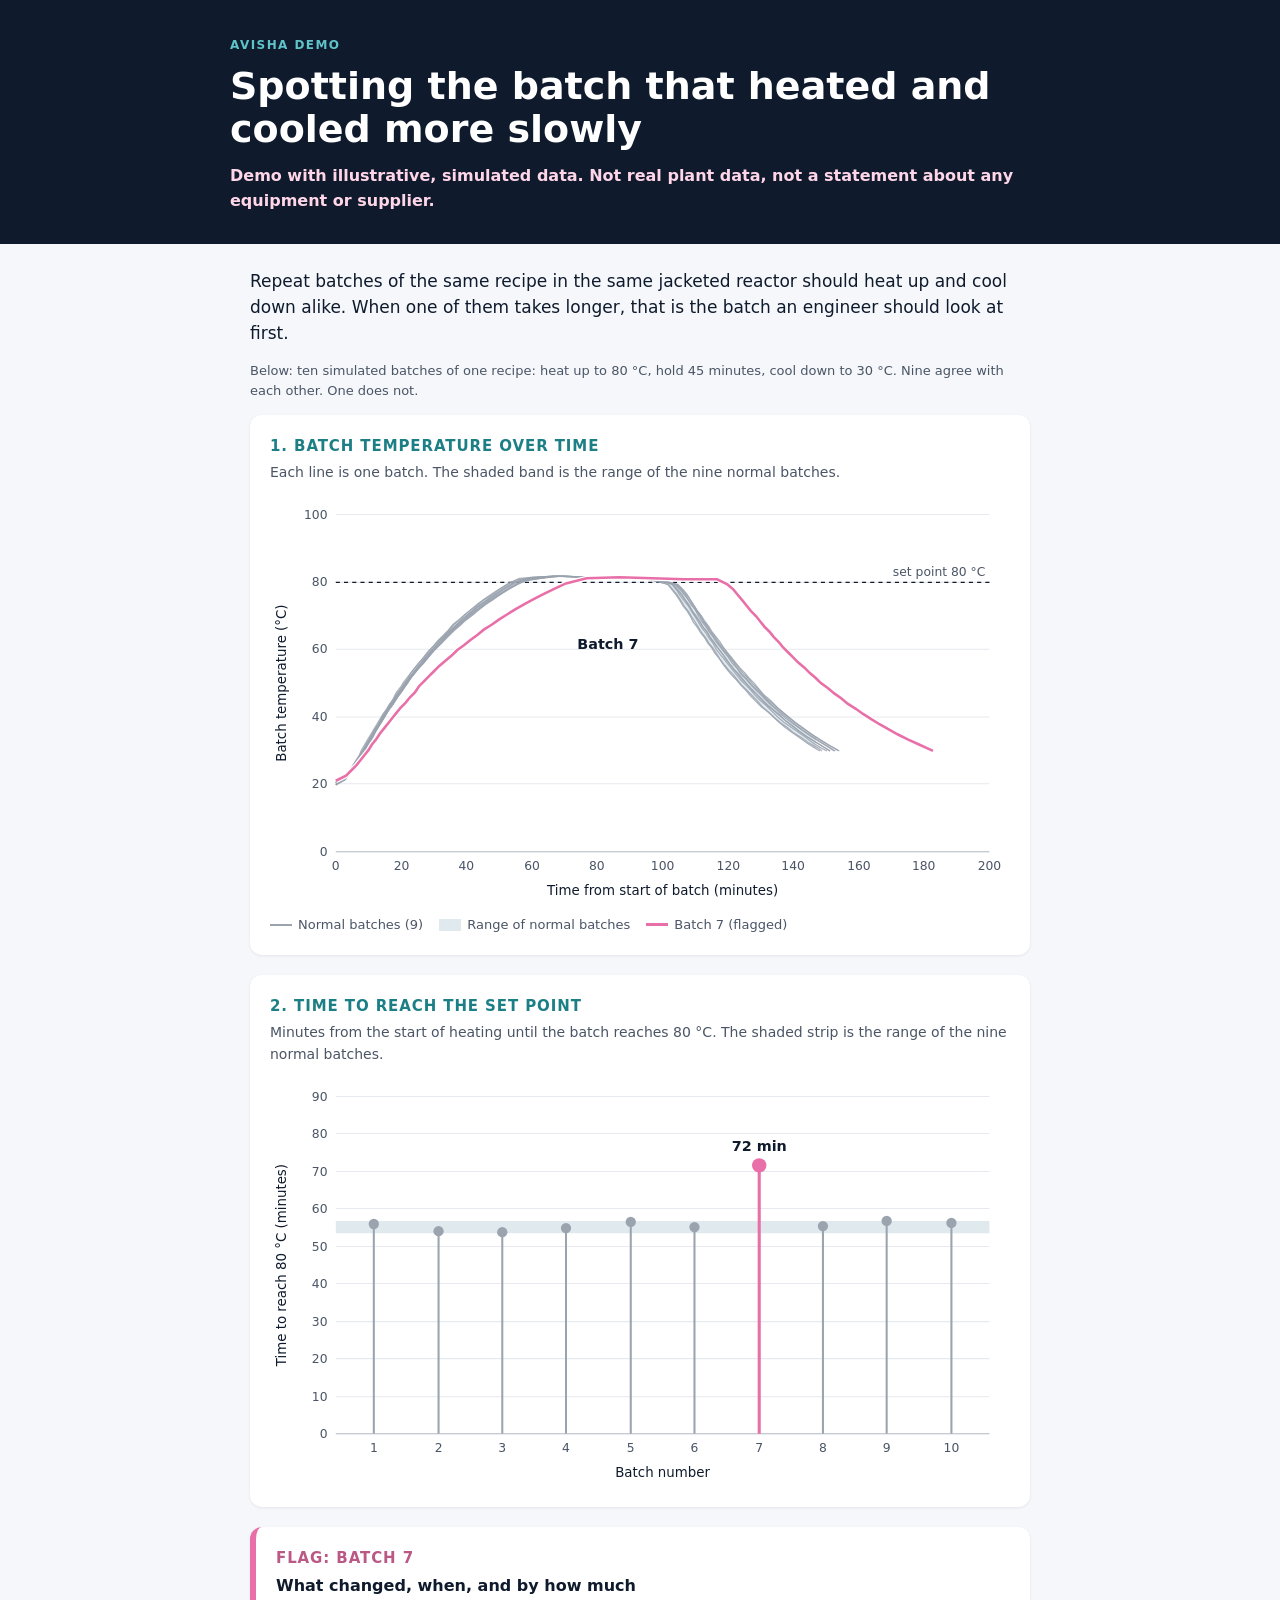
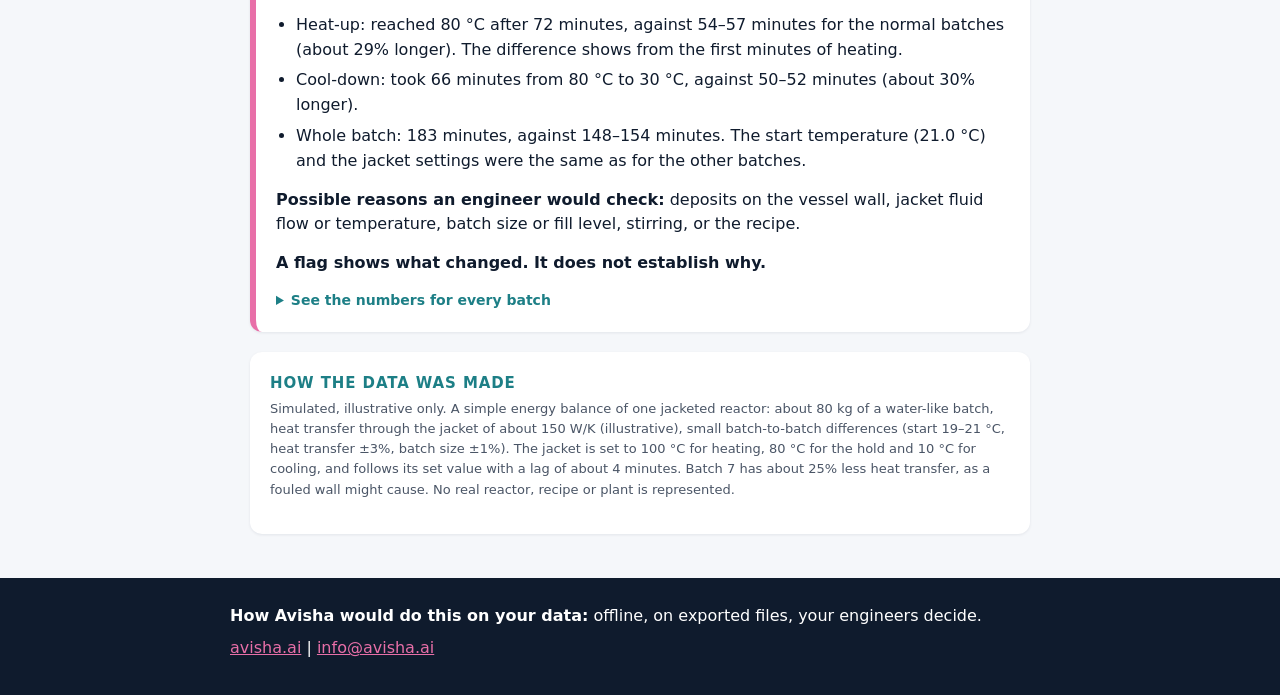
<file: buchi-batch/index.html>
<!doctype html>
<html lang="en"><head><meta charset="utf-8"><meta name="viewport" content="width=device-width,initial-scale=1">
<title>Spotting the batch that heated and cooled more slowly | Avisha demo</title>
<meta name="description" content="Demo with illustrative, simulated data: ten batches in a jacketed pilot reactor, and the one that heated and cooled more slowly.">
<meta name="robots" content="noindex">
<style>
*{box-sizing:border-box}body{margin:0;font-family:Inter,system-ui,-apple-system,"Segoe UI",Roboto,sans-serif;color:#0f1b2d;background:#f5f7fa;line-height:1.55}
header{background:#0f1b2d;color:#fff;padding:36px 20px 30px}header .w,main,footer .w{max-width:820px;margin:0 auto}
.lab{font-size:12px;font-weight:700;letter-spacing:.12em;color:#5fc4c9;text-transform:uppercase;margin:0 0 10px}
h1{font-size:clamp(26px,5vw,38px);line-height:1.15;margin:0 0 12px}.warn{font-weight:700;margin:0;color:#ffd6e8}
main{padding:24px 20px}p{margin:0 0 14px}.intro{font-size:17px}
h2{color:#1d7f86;font-size:15px;letter-spacing:.06em;text-transform:uppercase;margin:0 0 4px}
.card{background:#fff;border-radius:12px;padding:20px;margin:0 0 20px;box-shadow:0 1px 3px rgba(15,27,45,.08)}
.sub{color:#4a5566;font-size:14px;margin:0 0 10px}svg{width:100%;height:auto;display:block}
svg .tk{font-size:12px;fill:#4a5566}svg .al{font-size:13px;fill:#0f1b2d}svg .ol{font-size:14px;font-weight:700;fill:#0f1b2d}
.key{display:flex;flex-wrap:wrap;gap:16px;font-size:13px;color:#4a5566;margin:10px 0 0}.key span{display:inline-flex;align-items:center;gap:6px}
.sw{display:inline-block;width:22px;height:0;border-top:2px solid #9aa3ae}.sw.p{border-top:3px solid #e86fa8}.sw.b{height:12px;border:0;background:#dfe9ee}
.flag{border-left:6px solid #e86fa8}.flag h2{color:#e86fa8;filter:brightness(.8)}.flag ul{margin:6px 0 14px;padding-left:20px}.flag li{margin:0 0 6px}
.note{font-weight:700}details{font-size:14px}summary{cursor:pointer;color:#1d7f86;font-weight:600}
table{border-collapse:collapse;width:100%;margin:10px 0;font-size:13px}th,td{text-align:right;padding:5px 8px;border-bottom:1px solid #e6e9ee}th:first-child,td:first-child{text-align:left}
tr.odd td{font-weight:700;background:#fdeef5}.small{font-size:13px;color:#4a5566}
footer{background:#0f1b2d;color:#fff;padding:26px 20px}footer p{margin:0 0 8px}footer a{color:#e86fa8}
</style></head><body>
<header><div class="w"><p class="lab">Avisha demo</p><h1>Spotting the batch that heated and cooled more slowly</h1>
<p class="warn">Demo with illustrative, simulated data. Not real plant data, not a statement about any equipment or supplier.</p></div></header>
<main>
<p class="intro">Repeat batches of the same recipe in the same jacketed reactor should heat up and cool down alike. When one of them takes longer, that is the batch an engineer should look at first.</p>
<p class="small">Below: ten simulated batches of one recipe: heat up to 80 °C, hold 45 minutes, cool down to 30 °C. Nine agree with each other. One does not.</p>

<section class="card"><h2>1. Batch temperature over time</h2>
<p class="sub">Each line is one batch. The shaded band is the range of the nine normal batches.</p>
<svg viewBox="0 0 720 400" role="img" aria-labelledby="t1 d1" xmlns="http://www.w3.org/2000/svg"><title id="t1">Batch temperature versus time, 10 simulated batches</title><desc id="d1">Nine grey batches reach 80 °C after 54 to 57 minutes and finish cooling after 148 to 154 minutes. Batch 7, in pink, reaches 80 °C after 72 minutes and finishes after 183 minutes.</desc><line x1="64" x2="700" y1="348" y2="348" stroke="#e6e9ee"/><text x="56" y="352" text-anchor="end" class="tk">0</text><line x1="64" x2="700" y1="282" y2="282" stroke="#e6e9ee"/><text x="56" y="286" text-anchor="end" class="tk">20</text><line x1="64" x2="700" y1="217" y2="217" stroke="#e6e9ee"/><text x="56" y="221" text-anchor="end" class="tk">40</text><line x1="64" x2="700" y1="151" y2="151" stroke="#e6e9ee"/><text x="56" y="155" text-anchor="end" class="tk">60</text><line x1="64" x2="700" y1="86" y2="86" stroke="#e6e9ee"/><text x="56" y="90" text-anchor="end" class="tk">80</text><line x1="64" x2="700" y1="20" y2="20" stroke="#e6e9ee"/><text x="56" y="24" text-anchor="end" class="tk">100</text><text x="64" y="366" text-anchor="middle" class="tk">0</text><text x="128" y="366" text-anchor="middle" class="tk">20</text><text x="191" y="366" text-anchor="middle" class="tk">40</text><text x="255" y="366" text-anchor="middle" class="tk">60</text><text x="318" y="366" text-anchor="middle" class="tk">80</text><text x="382" y="366" text-anchor="middle" class="tk">100</text><text x="446" y="366" text-anchor="middle" class="tk">120</text><text x="509" y="366" text-anchor="middle" class="tk">140</text><text x="573" y="366" text-anchor="middle" class="tk">160</text><text x="636" y="366" text-anchor="middle" class="tk">180</text><text x="700" y="366" text-anchor="middle" class="tk">200</text><line x1="64" x2="700" y1="348" y2="348" stroke="#b8c0ca"/><text x="382" y="390" text-anchor="middle" class="al">Time from start of batch (minutes)</text><text transform="translate(16 184) rotate(-90)" text-anchor="middle" class="al">Batch temperature (°C)</text><path d="M64,280L69,277L74,273L78,267L83,260L88,252L93,244L97,236L102,228L107,220L112,212L116,204L121,197L126,189L131,183L136,176L140,170L145,164L150,158L155,152L159,147L164,142L169,137L174,132L178,127L183,123L188,119L193,115L198,111L202,107L207,103L212,100L217,97L221,94L226,91L231,88L236,85L240,83L245,82L250,82L255,81L260,81L264,81L269,80L274,80L279,80L283,80L288,80L293,81L298,81L303,81L307,81L312,81L317,81L322,81L326,82L331,82L336,82L341,82L345,82L350,82L355,82L360,83L365,83L369,83L374,83L379,83L384,83L388,86L393,87L398,89L403,94L407,101L412,107L417,114L422,121L427,128L431,135L436,142L441,148L446,155L450,161L455,167L460,172L465,178L469,183L474,188L479,193L484,198L489,202L493,207L498,211L503,215L508,219L512,223L517,226L522,230L527,233L531,236L531,247L527,244L522,241L517,238L512,235L508,232L503,228L498,224L493,220L489,216L484,212L479,208L474,203L469,198L465,193L460,188L455,183L450,177L446,171L441,165L436,159L431,152L427,146L422,139L417,132L412,124L407,117L403,110L398,102L393,96L388,90L384,87L379,86L374,84L369,83L365,83L360,83L355,83L350,83L345,82L341,82L336,82L331,82L326,82L322,82L317,82L312,81L307,81L303,81L298,81L293,81L288,81L283,80L279,81L274,81L269,81L264,82L260,83L255,83L250,84L245,86L240,88L236,91L231,93L226,96L221,99L217,103L212,106L207,109L202,113L198,117L193,121L188,125L183,129L178,133L174,138L169,142L164,147L159,152L155,158L150,163L145,169L140,175L136,182L131,188L126,195L121,202L116,209L112,217L107,224L102,232L97,240L93,248L88,256L83,264L78,271L74,277L69,280L64,283Z" fill="#dfe9ee"/><line x1="64" x2="700" y1="86" y2="86" stroke="#0f1b2d" stroke-dasharray="4 4"/><text x="696" y="80" text-anchor="end" class="tk">set point 80 °C</text><path d="M64,283L73,278L77,273L81,268L84,262L87,257L91,252L93,247L96,242L99,237L102,232L106,226L109,221L112,216L115,211L118,206L122,201L125,196L129,191L132,185L136,180L140,175L144,170L148,165L152,160L157,155L161,150L166,145L171,139L176,134L181,129L187,124L193,119L199,114L205,110L212,104L219,100L227,95L235,90L244,85L276,80L308,81L340,82L371,83L394,88L399,93L403,98L407,103L410,108L414,113L417,119L420,124L424,129L427,134L431,139L434,144L438,149L442,154L446,159L450,165L454,169L458,175L463,180L467,185L472,190L477,195L482,200L487,205L493,210L498,215L504,220L511,225L518,230L525,235L533,240L541,245L549,250" fill="none" stroke="#9aa3ae" stroke-width="1.2" stroke-opacity="0.85"/><path d="M64,281L72,276L77,271L80,266L83,261L87,256L89,251L92,246L95,241L98,236L101,231L104,226L107,221L110,215L113,210L116,205L120,200L123,195L127,190L130,185L134,180L137,174L141,169L145,164L150,159L154,154L158,149L163,144L168,139L173,134L178,128L184,123L189,118L195,113L202,108L208,103L216,98L223,93L231,88L241,83L273,80L305,81L337,82L368,83L388,88L392,93L396,98L400,104L403,109L407,114L410,119L414,125L417,130L420,135L424,140L427,145L431,150L435,156L438,161L442,166L446,171L451,176L455,181L459,186L464,191L469,196L474,201L479,207L485,212L490,217L496,222L503,227L509,232L517,237L524,242L533,247L537,250" fill="none" stroke="#9aa3ae" stroke-width="1.2" stroke-opacity="0.85"/><path d="M64,280L72,275L77,269L80,265L83,260L87,254L89,249L92,244L95,239L98,234L101,229L104,224L107,219L110,214L114,209L117,204L120,199L123,193L127,188L130,183L134,178L138,173L142,168L146,163L150,158L154,153L159,148L163,143L168,138L173,133L178,127L184,122L190,117L196,112L202,107L209,102L216,97L224,92L232,87L243,82L275,80L307,81L339,82L370,83L387,88L391,93L395,98L399,104L402,109L406,114L409,119L412,125L416,130L419,135L423,140L426,145L430,150L433,155L437,160L441,166L445,171L449,176L454,181L458,186L463,191L467,196L472,201L478,207L483,211L489,216L495,222L501,227L508,232L515,237L522,242L530,247L535,250" fill="none" stroke="#9aa3ae" stroke-width="1.2" stroke-opacity="0.85"/><path d="M64,283L72,278L77,273L80,268L83,263L87,258L89,253L92,248L95,243L98,238L101,233L104,228L107,222L110,217L114,212L117,207L120,202L123,197L127,192L130,187L134,181L138,176L142,171L146,166L150,161L154,156L159,151L163,146L168,141L173,135L178,130L184,125L189,120L195,115L201,110L208,105L215,100L222,95L230,90L239,85L256,81L288,80L320,82L352,83L384,83L391,88L396,94L399,99L403,104L407,109L410,114L414,120L417,125L420,130L424,135L427,140L431,145L434,151L438,156L442,161L446,166L450,171L454,176L458,181L463,186L468,191L472,196L477,201L483,206L488,211L494,217L500,222L507,227L513,231L520,236L528,242L536,247L542,250" fill="none" stroke="#9aa3ae" stroke-width="1.2" stroke-opacity="0.85"/><path d="M64,282L73,277L77,272L81,266L84,261L87,256L91,251L94,246L97,240L100,235L103,230L106,225L110,219L113,214L116,209L119,204L123,199L126,194L130,189L134,184L137,179L141,174L145,169L150,164L154,159L158,153L163,148L168,143L173,138L178,133L184,128L190,123L196,118L202,113L209,108L216,103L223,98L231,93L240,88L250,83L282,80L314,81L345,82L377,83L396,88L401,93L405,98L409,103L412,108L415,113L419,118L422,124L426,129L429,134L433,139L436,144L440,149L444,154L448,159L452,164L456,169L460,174L465,179L469,184L474,189L479,195L484,200L489,204L495,209L501,214L507,219L513,224L520,229L527,234L535,239L543,244L552,249L552,250" fill="none" stroke="#9aa3ae" stroke-width="1.2" stroke-opacity="0.85"/><path d="M64,281L73,276L77,271L81,265L84,260L87,255L91,250L93,245L96,240L99,235L102,229L106,224L109,219L112,214L115,209L118,204L122,199L125,193L129,188L132,183L136,178L140,173L144,168L148,163L153,158L157,152L162,147L166,142L171,137L177,132L182,127L187,122L193,117L200,112L206,107L213,102L221,97L229,92L237,87L249,82L281,80L312,81L344,82L376,83L392,88L396,93L400,98L404,103L407,108L411,114L414,119L418,124L421,129L425,134L428,139L432,144L435,149L439,154L443,159L447,165L451,170L455,175L459,180L464,185L468,190L473,195L478,200L483,205L489,210L495,215L501,220L507,225L514,230L521,235L529,240L537,245L545,250" fill="none" stroke="#9aa3ae" stroke-width="1.2" stroke-opacity="0.85"/><path d="M64,281L73,275L77,270L81,265L84,260L87,255L91,249L94,244L97,239L100,234L103,229L106,223L109,218L112,213L115,208L119,203L122,198L126,193L129,188L133,182L137,177L141,172L145,167L149,162L153,157L158,152L162,147L167,142L172,137L177,132L183,126L189,121L195,116L201,111L208,106L215,101L222,96L230,91L239,86L253,81L284,80L316,81L348,82L380,83L392,88L397,93L401,98L404,103L408,108L411,114L415,119L418,124L421,129L425,134L428,139L432,145L436,150L440,155L443,160L447,165L451,170L456,175L460,180L464,185L469,190L474,195L479,200L484,205L490,210L496,215L502,221L508,225L515,231L522,236L530,241L538,246L545,250" fill="none" stroke="#9aa3ae" stroke-width="1.2" stroke-opacity="0.85"/><path d="M64,281L73,276L77,271L81,266L84,261L87,255L91,250L94,245L97,240L100,235L103,229L106,224L110,219L113,214L116,209L120,204L123,199L127,194L130,188L134,183L138,178L142,173L146,168L150,163L155,158L159,153L164,148L169,143L174,138L179,133L185,128L190,123L197,118L203,113L209,108L217,103L224,98L232,93L241,88L252,83L284,80L315,81L347,82L379,83L397,88L402,93L406,98L409,103L413,109L416,114L420,119L423,124L427,129L430,134L434,139L438,144L441,149L445,154L449,159L453,164L457,169L462,174L466,179L471,184L475,189L480,195L486,200L491,205L496,210L502,215L508,220L515,225L522,230L529,235L537,240L545,245L554,250" fill="none" stroke="#9aa3ae" stroke-width="1.2" stroke-opacity="0.85"/><path d="M64,283L73,278L77,273L81,268L84,262L87,257L91,252L94,247L97,242L100,237L103,231L106,226L109,221L112,216L115,211L119,206L122,201L125,196L129,191L133,185L136,180L140,175L144,170L149,165L153,160L157,155L162,150L167,145L172,139L177,134L182,129L187,124L193,119L199,115L206,109L213,104L220,99L228,95L236,90L245,85L277,80L309,81L340,82L372,83L395,88L400,93L404,98L407,103L411,108L414,113L418,118L421,124L425,129L428,134L432,139L435,144L439,149L443,154L447,159L451,164L455,170L459,175L464,180L468,185L473,190L478,195L483,200L488,205L494,210L500,215L506,220L512,225L519,230L526,235L534,240L542,245L550,250" fill="none" stroke="#9aa3ae" stroke-width="1.2" stroke-opacity="0.85"/><path d="M64,279L74,274L79,269L84,264L88,259L92,254L96,249L99,244L103,239L107,233L111,228L115,223L119,218L123,213L127,208L132,203L136,198L141,193L145,187L150,182L155,177L160,172L165,167L171,162L177,157L182,152L189,147L195,142L202,137L208,132L216,127L223,122L231,117L239,112L248,107L257,102L267,97L277,92L288,87L308,82L340,81L372,82L403,83L435,83L445,88L451,93L455,98L460,104L464,109L468,114L473,119L477,124L481,129L486,134L490,139L495,144L499,149L504,154L509,159L514,164L520,169L525,174L531,179L536,184L543,189L549,194L556,199L562,204L570,209L577,214L585,219L593,224L602,229L611,234L621,239L632,244L643,249L645,250" fill="none" stroke="#fff" stroke-width="5"/><path d="M64,279L74,274L79,269L84,264L88,259L92,254L96,249L99,244L103,239L107,233L111,228L115,223L119,218L123,213L127,208L132,203L136,198L141,193L145,187L150,182L155,177L160,172L165,167L171,162L177,157L182,152L189,147L195,142L202,137L208,132L216,127L223,122L231,117L239,112L248,107L257,102L267,97L277,92L288,87L308,82L340,81L372,82L403,83L435,83L445,88L451,93L455,98L460,104L464,109L468,114L473,119L477,124L481,129L486,134L490,139L495,144L499,149L504,154L509,159L514,164L520,169L525,174L531,179L536,184L543,189L549,194L556,199L562,204L570,209L577,214L585,219L593,224L602,229L611,234L621,239L632,244L643,249L645,250" fill="none" stroke="#e86fa8" stroke-width="2.5"/><text x="299" y="151" class="ol">Batch 7</text></svg>
<div class="key"><span><i class="sw"></i>Normal batches (9)</span><span><i class="sw b"></i>Range of normal batches</span><span><i class="sw p"></i>Batch 7 (flagged)</span></div>
</section>

<section class="card"><h2>2. Time to reach the set point</h2>
<p class="sub">Minutes from the start of heating until the batch reaches 80 °C. The shaded strip is the range of the nine normal batches.</p>
<svg viewBox="0 0 720 400" role="img" aria-labelledby="t2 d2" xmlns="http://www.w3.org/2000/svg"><title id="t2">Heat-up time to the set point for each batch</title><desc id="d2">Nine batches take 54 to 57 minutes. Batch 7 takes 72 minutes.</desc><line x1="64" x2="700" y1="348" y2="348" stroke="#e6e9ee"/><text x="56" y="352" text-anchor="end" class="tk">0</text><line x1="64" x2="700" y1="312" y2="312" stroke="#e6e9ee"/><text x="56" y="316" text-anchor="end" class="tk">10</text><line x1="64" x2="700" y1="275" y2="275" stroke="#e6e9ee"/><text x="56" y="279" text-anchor="end" class="tk">20</text><line x1="64" x2="700" y1="239" y2="239" stroke="#e6e9ee"/><text x="56" y="243" text-anchor="end" class="tk">30</text><line x1="64" x2="700" y1="202" y2="202" stroke="#e6e9ee"/><text x="56" y="206" text-anchor="end" class="tk">40</text><line x1="64" x2="700" y1="166" y2="166" stroke="#e6e9ee"/><text x="56" y="170" text-anchor="end" class="tk">50</text><line x1="64" x2="700" y1="129" y2="129" stroke="#e6e9ee"/><text x="56" y="133" text-anchor="end" class="tk">60</text><line x1="64" x2="700" y1="93" y2="93" stroke="#e6e9ee"/><text x="56" y="97" text-anchor="end" class="tk">70</text><line x1="64" x2="700" y1="56" y2="56" stroke="#e6e9ee"/><text x="56" y="60" text-anchor="end" class="tk">80</text><line x1="64" x2="700" y1="20" y2="20" stroke="#e6e9ee"/><text x="56" y="24" text-anchor="end" class="tk">90</text><text x="101" y="366" text-anchor="middle" class="tk">1</text><text x="164" y="366" text-anchor="middle" class="tk">2</text><text x="226" y="366" text-anchor="middle" class="tk">3</text><text x="288" y="366" text-anchor="middle" class="tk">4</text><text x="351" y="366" text-anchor="middle" class="tk">5</text><text x="413" y="366" text-anchor="middle" class="tk">6</text><text x="476" y="366" text-anchor="middle" class="tk">7</text><text x="538" y="366" text-anchor="middle" class="tk">8</text><text x="600" y="366" text-anchor="middle" class="tk">9</text><text x="663" y="366" text-anchor="middle" class="tk">10</text><line x1="64" x2="700" y1="348" y2="348" stroke="#b8c0ca"/><text x="382" y="390" text-anchor="middle" class="al">Batch number</text><text transform="translate(16 184) rotate(-90)" text-anchor="middle" class="al">Time to reach 80 °C (minutes)</text><rect x="64" width="636" y="141" height="12" fill="#dfe9ee"/><line x1="101" x2="101" y1="348" y2="144" stroke="#9aa3ae" stroke-width="2"/><circle cx="101" cy="144" r="5" fill="#9aa3ae"/><line x1="164" x2="164" y1="348" y2="151" stroke="#9aa3ae" stroke-width="2"/><circle cx="164" cy="151" r="5" fill="#9aa3ae"/><line x1="226" x2="226" y1="348" y2="152" stroke="#9aa3ae" stroke-width="2"/><circle cx="226" cy="152" r="5" fill="#9aa3ae"/><line x1="288" x2="288" y1="348" y2="148" stroke="#9aa3ae" stroke-width="2"/><circle cx="288" cy="148" r="5" fill="#9aa3ae"/><line x1="351" x2="351" y1="348" y2="142" stroke="#9aa3ae" stroke-width="2"/><circle cx="351" cy="142" r="5" fill="#9aa3ae"/><line x1="413" x2="413" y1="348" y2="147" stroke="#9aa3ae" stroke-width="2"/><circle cx="413" cy="147" r="5" fill="#9aa3ae"/><line x1="476" x2="476" y1="348" y2="87" stroke="#e86fa8" stroke-width="3"/><circle cx="476" cy="87" r="7" fill="#e86fa8"/><text x="476" y="73" text-anchor="middle" class="ol">72 min</text><line x1="538" x2="538" y1="348" y2="146" stroke="#9aa3ae" stroke-width="2"/><circle cx="538" cy="146" r="5" fill="#9aa3ae"/><line x1="600" x2="600" y1="348" y2="141" stroke="#9aa3ae" stroke-width="2"/><circle cx="600" cy="141" r="5" fill="#9aa3ae"/><line x1="663" x2="663" y1="348" y2="143" stroke="#9aa3ae" stroke-width="2"/><circle cx="663" cy="143" r="5" fill="#9aa3ae"/></svg>
</section>

<section class="card flag"><h2>Flag: Batch 7</h2>
<p><b>What changed, when, and by how much</b></p>
<ul>
<li>Heat-up: reached 80 °C after 72 minutes, against 54–57 minutes for the normal batches (about 29% longer). The difference shows from the first minutes of heating.</li>
<li>Cool-down: took 66 minutes from 80 °C to 30 °C, against 50–52 minutes (about 30% longer).</li>
<li>Whole batch: 183 minutes, against 148–154 minutes. The start temperature (21.0 °C) and the jacket settings were the same as for the other batches.</li>
</ul>
<p><b>Possible reasons an engineer would check:</b> deposits on the vessel wall, jacket fluid flow or temperature, batch size or fill level, stirring, or the recipe.</p>
<p class="note">A flag shows what changed. It does not establish why.</p>
<details><summary>See the numbers for every batch</summary>
<table><thead><tr><th>Batch</th><th>Start (°C)</th><th>Heat-up (min)</th><th>Cool-down (min)</th><th>Whole batch (min)</th></tr></thead><tbody><tr><td>Batch 1</td><td>19.8</td><td>56</td><td>51</td><td>152</td></tr><tr><td>Batch 2</td><td>20.4</td><td>54</td><td>50</td><td>149</td></tr><tr><td>Batch 3</td><td>20.8</td><td>54</td><td>50</td><td>148</td></tr><tr><td>Batch 4</td><td>19.8</td><td>55</td><td>50</td><td>150</td></tr><tr><td>Batch 5</td><td>20.3</td><td>57</td><td>52</td><td>154</td></tr><tr><td>Batch 6</td><td>20.5</td><td>55</td><td>51</td><td>151</td></tr><tr class="odd"><td>Batch 7 (flagged)</td><td>21.0</td><td>72</td><td>66</td><td>183</td></tr><tr><td>Batch 8</td><td>20.6</td><td>55</td><td>51</td><td>151</td></tr><tr><td>Batch 9</td><td>20.5</td><td>57</td><td>52</td><td>154</td></tr><tr><td>Batch 10</td><td>19.7</td><td>56</td><td>52</td><td>153</td></tr></tbody></table>
</details>
</section>

<section class="card"><h2>How the data was made</h2>
<p class="small">Simulated, illustrative only. A simple energy balance of one jacketed reactor: about 80 kg of a water-like batch, heat transfer through the jacket of about 150 W/K (illustrative), small batch-to-batch differences (start 19–21 °C, heat transfer ±3%, batch size ±1%). The jacket is set to 100 °C for heating, 80 °C for the hold and 10 °C for cooling, and follows its set value with a lag of about 4 minutes. Batch 7 has about 25% less heat transfer, as a fouled wall might cause. No real reactor, recipe or plant is represented.</p>
</section>
</main>
<footer><div class="w"><p><b>How Avisha would do this on your data:</b> offline, on exported files, your engineers decide.</p>
<p><a href="https://avisha.ai">avisha.ai</a> | <a href="mailto:info@avisha.ai">info@avisha.ai</a></p></div></footer>
</body></html>
</file>
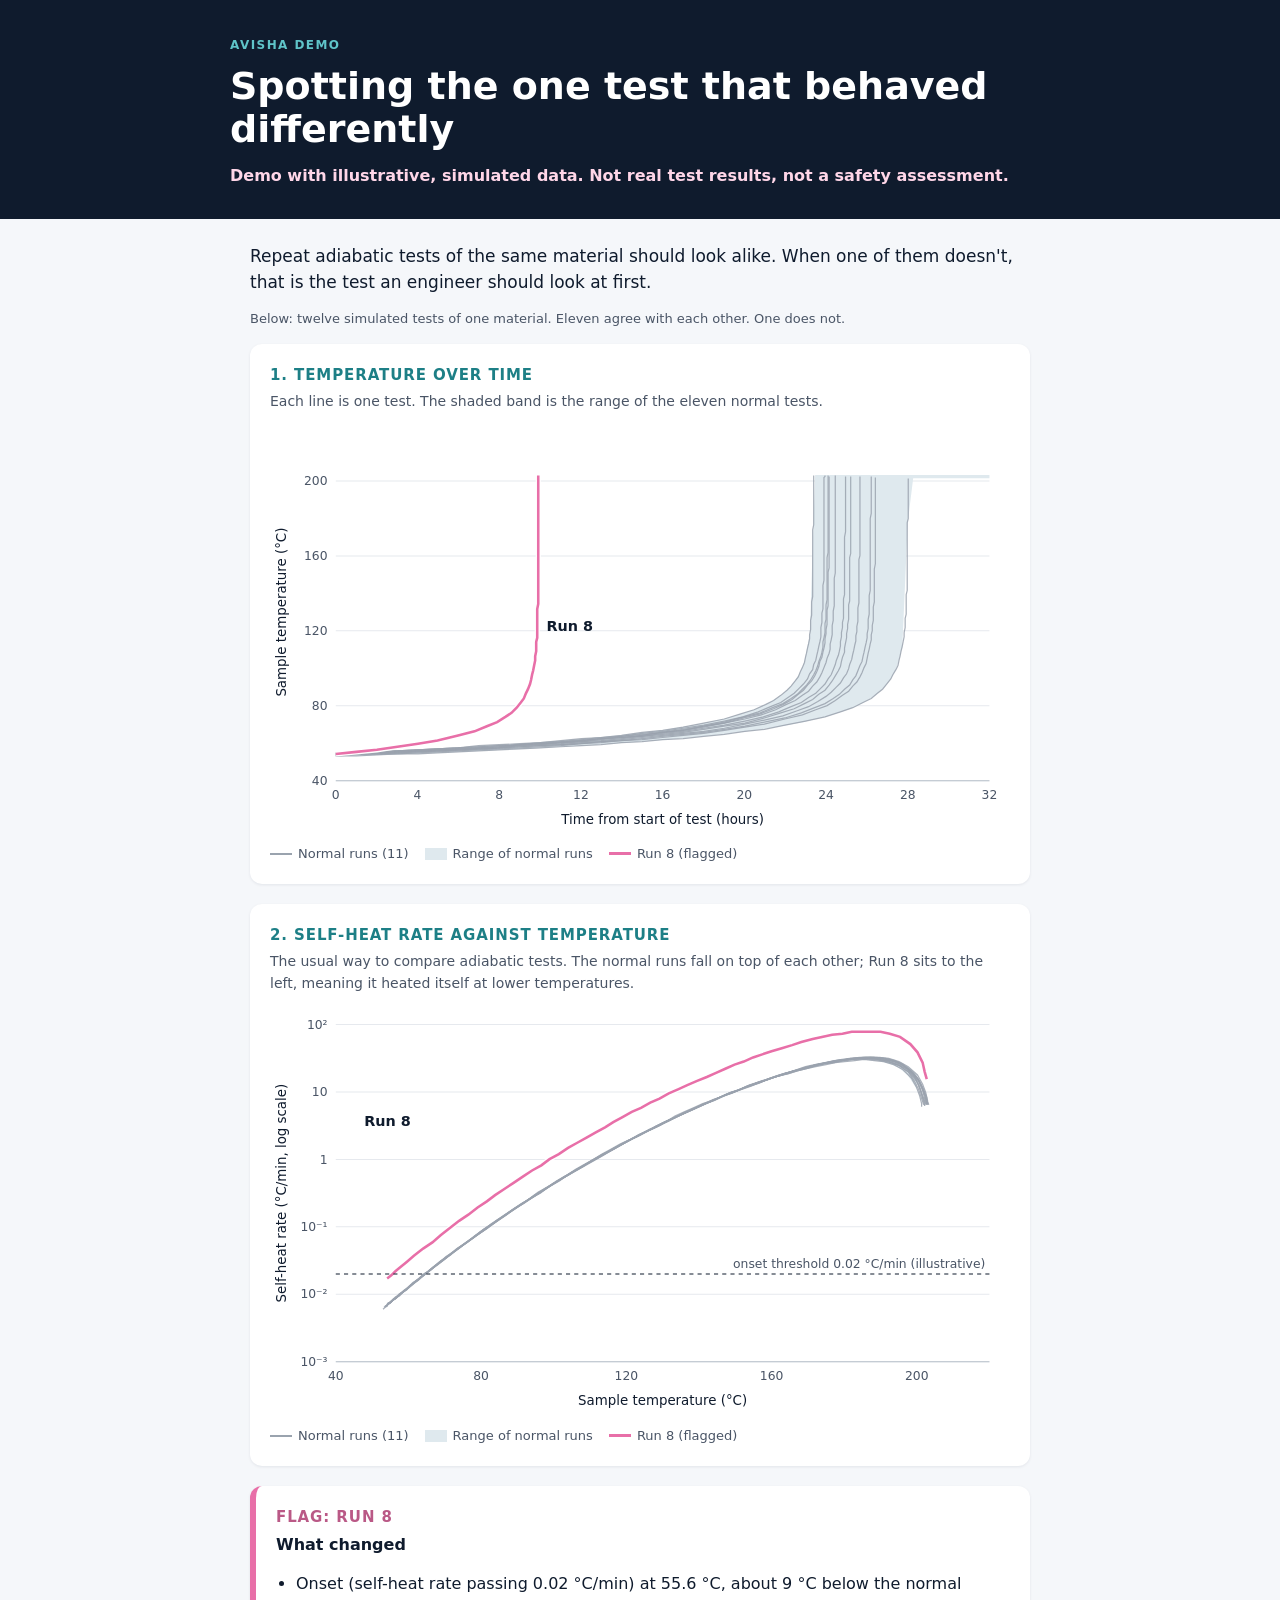
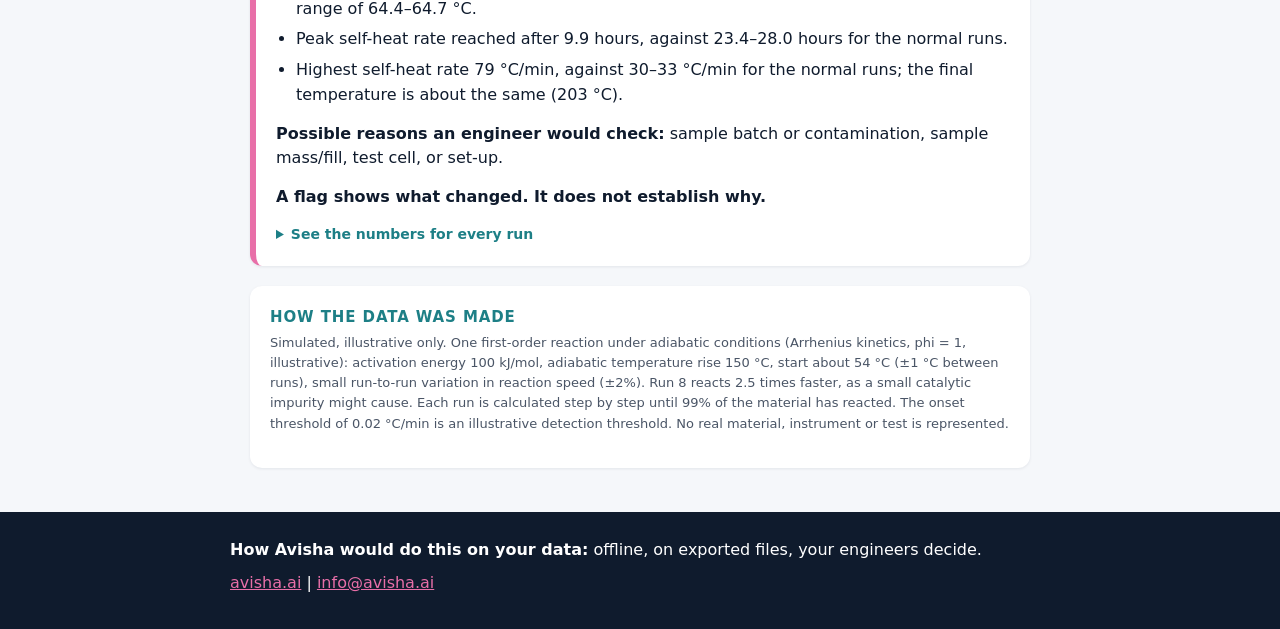
<file: odd-run/index.html>
<!doctype html>
<html lang="en"><head><meta charset="utf-8"><meta name="viewport" content="width=device-width,initial-scale=1">
<title>Spotting the one test that behaved differently | Avisha demo</title>
<meta name="description" content="Demo with illustrative, simulated data: twelve adiabatic tests of one material, and the one that behaved differently.">
<meta name="robots" content="noindex">
<style>
*{box-sizing:border-box}body{margin:0;font-family:Inter,system-ui,-apple-system,"Segoe UI",Roboto,sans-serif;color:#0f1b2d;background:#f5f7fa;line-height:1.55}
header{background:#0f1b2d;color:#fff;padding:36px 20px 30px}header .w,main,footer .w{max-width:820px;margin:0 auto}
.lab{font-size:12px;font-weight:700;letter-spacing:.12em;color:#5fc4c9;text-transform:uppercase;margin:0 0 10px}
h1{font-size:clamp(26px,5vw,38px);line-height:1.15;margin:0 0 12px}.warn{font-weight:700;margin:0;color:#ffd6e8}
main{padding:24px 20px}p{margin:0 0 14px}.intro{font-size:17px}
h2{color:#1d7f86;font-size:15px;letter-spacing:.06em;text-transform:uppercase;margin:0 0 4px}
.card{background:#fff;border-radius:12px;padding:20px;margin:0 0 20px;box-shadow:0 1px 3px rgba(15,27,45,.08)}
.sub{color:#4a5566;font-size:14px;margin:0 0 10px}svg{width:100%;height:auto;display:block}
svg .tk{font-size:12px;fill:#4a5566}svg .al{font-size:13px;fill:#0f1b2d}svg .ol{font-size:14px;font-weight:700;fill:#0f1b2d}
.key{display:flex;flex-wrap:wrap;gap:16px;font-size:13px;color:#4a5566;margin:10px 0 0}.key span{display:inline-flex;align-items:center;gap:6px}
.sw{display:inline-block;width:22px;height:0;border-top:2px solid #9aa3ae}.sw.p{border-top:3px solid #e86fa8}.sw.b{height:12px;border:0;background:#dfe9ee}
.flag{border-left:6px solid #e86fa8}.flag h2{color:#e86fa8;filter:brightness(.8)}.flag ul{margin:6px 0 14px;padding-left:20px}.flag li{margin:0 0 6px}
.note{font-weight:700}details{font-size:14px}summary{cursor:pointer;color:#1d7f86;font-weight:600}
table{border-collapse:collapse;width:100%;margin:10px 0;font-size:13px}th,td{text-align:right;padding:5px 8px;border-bottom:1px solid #e6e9ee}th:first-child,td:first-child{text-align:left}
tr.odd td{font-weight:700;background:#fdeef5}.small{font-size:13px;color:#4a5566}
footer{background:#0f1b2d;color:#fff;padding:26px 20px}footer p{margin:0 0 8px}footer a{color:#e86fa8}
</style></head><body>
<header><div class="w"><p class="lab">Avisha demo</p><h1>Spotting the one test that behaved differently</h1>
<p class="warn">Demo with illustrative, simulated data. Not real test results, not a safety assessment.</p></div></header>
<main>
<p class="intro">Repeat adiabatic tests of the same material should look alike. When one of them doesn't, that is the test an engineer should look at first.</p>
<p class="small">Below: twelve simulated tests of one material. Eleven agree with each other. One does not.</p>

<section class="card"><h2>1. Temperature over time</h2>
<p class="sub">Each line is one test. The shaded band is the range of the eleven normal tests.</p>
<svg viewBox="0 0 720 400" role="img" aria-labelledby="t1 d1" xmlns="http://www.w3.org/2000/svg"><title id="t1">Temperature versus time, 12 simulated runs</title><desc id="d1">Eleven grey runs rise sharply between 23 and 28 hours. Run 8, in pink, rises at about 10 hours.</desc><line x1="64" x2="700" y1="348.0" y2="348.0" stroke="#e6e9ee"/><text x="56" y="352.0" text-anchor="end" class="tk">40</text><line x1="64" x2="700" y1="275.1" y2="275.1" stroke="#e6e9ee"/><text x="56" y="279.1" text-anchor="end" class="tk">80</text><line x1="64" x2="700" y1="202.2" y2="202.2" stroke="#e6e9ee"/><text x="56" y="206.2" text-anchor="end" class="tk">120</text><line x1="64" x2="700" y1="129.3" y2="129.3" stroke="#e6e9ee"/><text x="56" y="133.3" text-anchor="end" class="tk">160</text><line x1="64" x2="700" y1="56.4" y2="56.4" stroke="#e6e9ee"/><text x="56" y="60.4" text-anchor="end" class="tk">200</text><text x="64.0" y="366" text-anchor="middle" class="tk">0</text><text x="143.5" y="366" text-anchor="middle" class="tk">4</text><text x="223.0" y="366" text-anchor="middle" class="tk">8</text><text x="302.5" y="366" text-anchor="middle" class="tk">12</text><text x="382.0" y="366" text-anchor="middle" class="tk">16</text><text x="461.5" y="366" text-anchor="middle" class="tk">20</text><text x="541.0" y="366" text-anchor="middle" class="tk">24</text><text x="620.5" y="366" text-anchor="middle" class="tk">28</text><text x="700.0" y="366" text-anchor="middle" class="tk">32</text><line x1="64" x2="700" y1="348" y2="348" stroke="#b8c0ca"/><text x="382" y="390" text-anchor="middle" class="al">Time from start of test (hours)</text><text transform="translate(16 184) rotate(-90)" text-anchor="middle" class="al">Sample temperature (°C)</text><path d="M64.0,321.2L69.3,321.0L74.6,320.7L79.9,320.5L85.2,320.3L90.5,320.1L95.8,319.9L101.1,319.6L106.4,319.4L111.7,319.1L117.0,318.9L122.3,318.7L127.6,318.4L132.9,318.2L138.2,317.9L143.5,317.7L148.8,317.4L154.1,317.1L159.4,316.9L164.7,316.6L170.0,316.3L175.3,316.0L180.6,315.7L185.9,315.4L191.2,315.1L196.5,314.8L201.8,314.5L207.1,314.2L212.4,313.9L217.7,313.6L223.0,313.2L228.3,312.9L233.6,312.6L238.9,312.2L244.2,311.9L249.5,311.5L254.8,311.1L260.1,310.7L265.4,310.3L270.7,309.9L276.0,309.5L281.3,309.1L286.6,308.7L291.9,308.3L297.2,307.8L302.5,307.4L307.8,306.9L313.1,306.4L318.4,305.9L323.7,305.4L329.0,304.9L334.3,304.3L339.6,303.8L344.9,303.2L350.2,302.6L355.5,302.0L360.8,301.4L366.1,300.7L371.4,300.0L376.7,299.4L382.0,298.7L387.3,297.9L392.6,297.1L397.9,296.3L403.2,295.4L408.5,294.5L413.8,293.5L419.1,292.6L424.4,291.5L429.7,290.4L435.0,289.2L440.3,288.0L445.6,286.6L450.9,285.2L456.2,283.7L461.5,282.0L466.8,280.2L472.1,278.3L477.4,276.0L482.7,273.6L488.0,270.7L493.3,267.5L498.6,263.7L503.9,259.0L509.2,253.1L514.5,245.0L519.8,232.6L525.1,206.2L530.4,50.5L535.7,50.5L541.0,50.5L546.3,50.5L551.6,50.5L556.9,50.5L562.2,50.5L567.5,50.5L572.8,50.5L578.1,50.5L583.4,50.5L588.7,50.5L594.0,50.5L599.3,50.5L604.6,50.5L609.9,50.5L615.2,50.5L620.5,50.5L625.8,50.5L631.1,50.5L636.4,50.5L641.7,50.5L647.0,50.5L652.3,50.5L657.6,50.5L662.9,50.5L668.2,50.5L673.5,50.5L678.8,50.5L684.1,50.5L689.4,50.5L694.7,50.5L700.0,50.5L700.0,53.8L694.7,53.8L689.4,53.8L684.1,53.8L678.8,53.8L673.5,53.8L668.2,53.8L662.9,53.8L657.6,53.8L652.3,53.8L647.0,53.8L641.7,53.8L636.4,53.8L631.1,53.8L625.8,53.8L620.5,96.9L615.2,218.3L609.9,237.4L604.6,248.0L599.3,255.2L594.0,260.6L588.7,264.9L583.4,268.6L578.1,271.7L572.8,274.3L567.5,276.8L562.2,278.8L556.9,280.8L551.6,282.5L546.3,284.1L541.0,285.7L535.7,287.0L530.4,288.3L525.1,289.5L519.8,290.8L514.5,291.8L509.2,292.8L503.9,293.8L498.6,294.8L493.3,295.6L488.0,296.5L482.7,297.3L477.4,298.1L472.1,298.8L466.8,299.5L461.5,300.3L456.2,300.9L450.9,301.5L445.6,302.2L440.3,302.8L435.0,303.3L429.7,303.9L424.4,304.5L419.1,305.0L413.8,305.5L408.5,306.0L403.2,306.5L397.9,307.0L392.6,307.5L387.3,307.9L382.0,308.4L376.7,308.8L371.4,309.2L366.1,309.6L360.8,310.0L355.5,310.4L350.2,310.8L344.9,311.2L339.6,311.6L334.3,311.9L329.0,312.3L323.7,312.6L318.4,313.0L313.1,313.3L307.8,313.6L302.5,314.0L297.2,314.3L291.9,314.6L286.6,314.9L281.3,315.2L276.0,315.5L270.7,315.8L265.4,316.1L260.1,316.4L254.8,316.6L249.5,316.9L244.2,317.2L238.9,317.4L233.6,317.7L228.3,318.0L223.0,318.2L217.7,318.5L212.4,318.7L207.1,319.0L201.8,319.2L196.5,319.4L191.2,319.7L185.9,319.9L180.6,320.1L175.3,320.3L170.0,320.6L164.7,320.8L159.4,321.0L154.1,321.2L148.8,321.4L143.5,321.6L138.2,321.8L132.9,322.0L127.6,322.2L122.3,322.4L117.0,322.6L111.7,322.8L106.4,323.0L101.1,323.2L95.8,323.4L90.5,323.6L85.2,323.8L79.9,324.0L74.6,324.1L69.3,324.3L64.0,324.5Z" fill="#dfe9ee" stroke="none"/><path d="M64,323L84,322L104,321L124,320L144,319L163,319L183,318L203,317L223,316L243,314L263,313L283,312L303,310L322,309L342,307L362,305L382,303L402,301L422,298L442,295L462,292L481,287L497,282L510,278L520,273L528,269L534,264L540,260L544,255L547,251L550,246L553,241L555,237L556,232L557,228L559,223L559,219L560,214L561,209L561,205L562,200L562,196L563,191L563,187L563,182L563,177L564,173L564,168L564,164L564,159L564,154L564,150L564,145L564,140L564,136L564,131L565,127L565,122L565,117L565,112L565,108L565,103L565,99L565,94L565,89L565,84L565,80L565,75L565,70L565,66L565,61L565,57L565,55L565,53L565,52L565,52" fill="none" stroke="#9aa3ae" stroke-width="1.2" stroke-opacity="0.85"/><path d="M64,321L84,321L104,320L124,319L144,318L163,317L183,316L203,315L223,314L243,313L263,311L283,310L303,308L322,306L342,305L362,302L382,300L402,297L422,294L442,290L460,286L475,281L487,276L497,272L504,267L510,263L515,258L519,254L523,249L525,244L528,240L529,235L531,231L532,226L533,222L534,217L535,213L536,208L536,203L536,199L537,194L537,190L537,185L538,181L538,176L538,171L538,167L538,162L538,158L539,153L539,148L539,144L539,139L539,134L539,130L539,125L539,120L539,116L539,111L539,106L539,101L539,96L539,91L539,87L539,82L539,77L539,72L539,68L539,63L539,58L539,55L539,53L540,52L540,51" fill="none" stroke="#9aa3ae" stroke-width="1.2" stroke-opacity="0.85"/><path d="M64,324L84,323L104,322L124,322L144,321L163,320L183,319L203,318L223,317L243,316L263,315L283,314L303,312L322,311L342,309L362,308L382,306L402,304L422,302L442,299L462,296L481,293L501,288L518,284L531,279L542,275L550,270L557,265L563,261L567,256L571,252L574,247L576,243L578,238L580,234L581,229L582,224L583,220L584,215L585,211L585,206L586,202L586,197L587,192L587,188L587,183L587,179L588,174L588,170L588,165L588,160L588,156L588,151L588,146L588,142L589,137L589,132L589,128L589,123L589,118L589,114L589,109L589,104L589,99L589,94L589,89L589,85L589,80L589,75L589,70L589,66L589,61L589,58L589,55L589,54L589,53" fill="none" stroke="#9aa3ae" stroke-width="1.2" stroke-opacity="0.85"/><path d="M64,323L84,322L104,322L124,321L144,320L163,319L183,318L203,317L223,316L243,315L263,314L283,313L303,312L322,310L342,309L362,307L382,305L402,303L422,301L442,298L462,295L481,291L501,287L517,282L530,277L540,273L548,268L554,264L559,259L564,255L567,250L570,246L572,241L574,236L576,232L577,227L578,223L579,218L580,214L581,209L581,205L582,200L582,195L582,191L583,186L583,182L583,177L583,172L583,168L584,163L584,159L584,154L584,149L584,145L584,140L584,135L584,131L584,126L584,121L584,117L584,112L584,107L584,103L584,98L584,93L585,88L585,84L585,79L585,74L585,70L585,65L585,60L585,57L585,55L585,53L585,52" fill="none" stroke="#9aa3ae" stroke-width="1.2" stroke-opacity="0.85"/><path d="M64,322L84,321L104,321L124,320L144,319L163,318L183,317L203,316L223,315L243,313L263,312L283,311L303,309L322,307L342,306L362,304L382,301L402,299L422,295L442,292L461,287L477,283L490,278L499,274L508,269L514,264L519,260L523,255L527,251L530,246L532,242L534,237L535,232L537,228L538,223L539,219L540,214L540,210L541,205L541,201L542,196L542,191L542,187L542,182L543,178L543,173L543,168L543,164L543,159L543,155L543,150L543,145L544,141L544,136L544,131L544,127L544,122L544,117L544,112L544,108L544,103L544,98L544,93L544,88L544,83L544,78L544,74L544,69L544,64L544,60L544,56L544,54L544,53L544,52" fill="none" stroke="#9aa3ae" stroke-width="1.2" stroke-opacity="0.85"/><path d="M64,324L84,324L104,323L124,322L144,322L163,321L183,320L203,319L223,318L243,317L263,316L283,315L303,314L322,313L342,311L362,310L382,308L402,307L422,305L442,303L462,300L481,298L501,294L521,290L540,286L555,281L567,277L577,272L585,268L591,263L596,259L600,254L604,249L606,245L609,240L611,236L612,231L613,227L614,222L615,218L616,213L617,208L617,204L618,199L618,195L618,190L619,186L619,181L619,176L619,172L619,167L620,163L620,158L620,153L620,149L620,144L620,140L620,135L620,130L620,126L620,121L620,116L620,112L620,107L620,102L620,97L621,93L621,88L621,83L621,78L621,73L621,68L621,64L621,59L621,57L621,55L621,54L621,54" fill="none" stroke="#9aa3ae" stroke-width="1.2" stroke-opacity="0.85"/><path d="M64,322L84,321L104,320L124,319L144,318L163,317L183,316L203,315L223,314L243,313L263,312L283,310L303,309L322,307L342,305L362,303L382,301L402,298L422,295L442,291L461,286L477,282L489,277L499,273L507,268L513,264L518,259L522,255L526,250L529,245L531,241L533,236L534,232L536,227L537,223L538,218L538,213L539,209L540,204L540,200L540,195L541,191L541,186L541,181L541,177L542,172L542,168L542,163L542,159L542,154L542,149L542,145L542,140L542,135L542,131L543,126L543,121L543,116L543,112L543,107L543,102L543,97L543,93L543,88L543,83L543,78L543,73L543,69L543,64L543,59L543,56L543,54L543,52L543,51L543,51" fill="none" stroke="#9aa3ae" stroke-width="1.2" stroke-opacity="0.85"/><path d="M64,322L84,321L104,320L124,320L144,319L163,318L183,317L203,316L223,315L243,313L263,312L283,311L303,309L322,307L342,306L362,304L382,301L402,299L422,296L442,292L462,288L478,284L492,279L502,274L511,270L518,265L524,261L528,256L532,252L535,247L537,243L539,238L541,233L542,229L544,224L545,220L545,215L546,211L547,206L547,201L547,197L548,192L548,188L548,183L549,178L549,174L549,169L549,165L549,160L549,155L549,151L550,146L550,142L550,137L550,132L550,128L550,123L550,118L550,113L550,108L550,104L550,99L550,94L550,89L550,85L550,80L550,75L550,70L550,66L550,61L550,57L550,54L550,53L550,52L550,51" fill="none" stroke="#9aa3ae" stroke-width="1.2" stroke-opacity="0.85"/><path d="M64,321L84,320L104,320L124,319L144,318L163,317L183,316L203,314L223,313L243,312L263,311L283,309L303,307L322,306L342,304L362,301L382,299L402,296L422,292L442,288L458,283L471,279L482,274L490,270L497,265L503,260L507,256L511,251L514,247L516,242L518,238L520,233L521,228L522,224L523,219L524,215L525,210L525,206L526,201L526,197L526,192L527,187L527,183L527,178L527,174L528,169L528,164L528,160L528,155L528,151L528,146L528,141L528,137L528,132L528,127L528,123L528,118L528,113L528,109L528,104L529,99L529,95L529,90L529,85L529,80L529,75L529,70L529,65L529,61L529,56L529,54L529,52L529,51L529,51" fill="none" stroke="#9aa3ae" stroke-width="1.2" stroke-opacity="0.85"/><path d="M64,323L84,322L104,322L124,321L144,320L163,319L183,318L203,317L223,316L243,315L263,314L283,313L303,311L322,310L342,308L362,306L382,304L402,302L422,300L442,297L462,293L481,289L499,285L513,280L524,276L533,271L541,266L546,262L551,257L555,253L558,248L561,244L563,239L564,235L566,230L567,225L568,221L569,216L570,212L570,207L571,203L571,198L572,193L572,189L572,184L572,180L573,175L573,171L573,166L573,161L573,157L573,152L573,147L573,143L573,138L573,133L574,129L574,124L574,119L574,115L574,110L574,105L574,100L574,95L574,90L574,86L574,81L574,76L574,71L574,67L574,62L574,58L574,55L574,54L574,53L574,52" fill="none" stroke="#9aa3ae" stroke-width="1.2" stroke-opacity="0.85"/><path d="M64,322L84,321L104,321L124,320L144,319L163,318L183,317L203,316L223,315L243,314L263,313L283,311L303,310L322,308L342,306L362,305L382,302L402,300L422,297L442,294L462,290L480,286L495,281L507,276L517,272L524,267L531,263L536,258L540,254L543,249L546,245L548,240L550,235L551,231L553,226L554,222L555,217L555,213L556,208L556,204L557,199L557,194L558,190L558,185L558,181L558,176L558,171L559,167L559,162L559,158L559,153L559,148L559,144L559,139L559,134L559,130L559,125L559,120L559,116L559,111L560,106L560,101L560,97L560,92L560,87L560,83L560,78L560,73L560,68L560,63L560,59L560,56L560,54L560,52L560,52" fill="none" stroke="#9aa3ae" stroke-width="1.2" stroke-opacity="0.85"/><path d="M64,322L84,320L104,318L124,315L144,312L163,309L183,304L199,300L211,295L221,291L229,286L235,282L240,277L244,272L247,268L249,263L251,259L253,254L254,250L255,245L256,241L257,236L258,231L258,227L259,222L259,218L259,213L260,209L260,204L260,199L260,195L260,190L260,186L260,181L261,176L261,172L261,167L261,162L261,157L261,153L261,148L261,143L261,138L261,134L261,129L261,124L261,119L261,114L261,109L261,104L261,99L261,94L261,89L261,84L261,79L261,75L261,70L261,65L261,60L261,56L261,54L261,52L261,51" fill="none" stroke="#fff" stroke-width="5"/><path d="M64,322L84,320L104,318L124,315L144,312L163,309L183,304L199,300L211,295L221,291L229,286L235,282L240,277L244,272L247,268L249,263L251,259L253,254L254,250L255,245L256,241L257,236L258,231L258,227L259,222L259,218L259,213L260,209L260,204L260,199L260,195L260,190L260,186L260,181L261,176L261,172L261,167L261,162L261,157L261,153L261,148L261,143L261,138L261,134L261,129L261,124L261,119L261,114L261,109L261,104L261,99L261,94L261,89L261,84L261,79L261,75L261,70L261,65L261,60L261,56L261,54L261,52L261,51" fill="none" stroke="#e86fa8" stroke-width="2.5"/><text x="269.0" y="202.2" class="ol" text-anchor="start">Run 8</text></svg>
<div class="key"><span><i class="sw"></i>Normal runs (11)</span><span><i class="sw b"></i>Range of normal runs</span><span><i class="sw p"></i>Run 8 (flagged)</span></div>
</section>

<section class="card"><h2>2. Self-heat rate against temperature</h2>
<p class="sub">The usual way to compare adiabatic tests. The normal runs fall on top of each other; Run 8 sits to the left, meaning it heated itself at lower temperatures.</p>
<svg viewBox="0 0 720 400" role="img" aria-labelledby="t2 d2" xmlns="http://www.w3.org/2000/svg"><title id="t2">Self-heat rate versus temperature, same 12 runs</title><desc id="d2">The grey runs lie on top of each other. Run 8, in pink, runs parallel to them but about 9 °C lower in temperature.</desc><line x1="64" x2="700" y1="348.0" y2="348.0" stroke="#e6e9ee"/><text x="56" y="352.0" text-anchor="end" class="tk">10⁻³</text><line x1="64" x2="700" y1="282.4" y2="282.4" stroke="#e6e9ee"/><text x="56" y="286.4" text-anchor="end" class="tk">10⁻²</text><line x1="64" x2="700" y1="216.8" y2="216.8" stroke="#e6e9ee"/><text x="56" y="220.8" text-anchor="end" class="tk">10⁻¹</text><line x1="64" x2="700" y1="151.2" y2="151.2" stroke="#e6e9ee"/><text x="56" y="155.2" text-anchor="end" class="tk">1</text><line x1="64" x2="700" y1="85.6" y2="85.6" stroke="#e6e9ee"/><text x="56" y="89.6" text-anchor="end" class="tk">10</text><line x1="64" x2="700" y1="20.0" y2="20.0" stroke="#e6e9ee"/><text x="56" y="24.0" text-anchor="end" class="tk">10²</text><text x="64.0" y="366" text-anchor="middle" class="tk">40</text><text x="205.3" y="366" text-anchor="middle" class="tk">80</text><text x="346.7" y="366" text-anchor="middle" class="tk">120</text><text x="488.0" y="366" text-anchor="middle" class="tk">160</text><text x="629.3" y="366" text-anchor="middle" class="tk">200</text><line x1="64" x2="700" y1="348" y2="348" stroke="#b8c0ca"/><text x="382" y="390" text-anchor="middle" class="al">Sample temperature (°C)</text><text transform="translate(16 184) rotate(-90)" text-anchor="middle" class="al">Self-heat rate (°C/min, log scale)</text><path d="M117.0,289.8L125.8,282.4L134.7,275.1L143.5,267.9L152.3,260.9L161.2,254.0L170.0,247.2L178.8,240.5L187.7,233.9L196.5,227.5L205.3,221.1L214.2,214.9L223.0,208.7L231.8,202.7L240.7,196.8L249.5,191.0L258.3,185.2L267.2,179.6L276.0,174.1L284.8,168.7L293.7,163.4L302.5,158.1L311.3,153.0L320.2,148.0L329.0,143.0L337.8,138.2L346.7,133.5L355.5,128.8L364.3,124.3L373.2,119.8L382.0,115.4L390.8,111.2L399.7,107.0L408.5,103.0L417.3,99.0L426.2,95.1L435.0,91.4L443.8,87.8L452.7,84.2L461.5,80.8L470.3,77.5L479.2,74.4L488.0,71.4L496.8,68.5L505.7,65.8L514.5,63.2L523.3,60.8L532.2,58.7L541.0,56.7L549.8,55.0L558.7,53.6L567.5,52.6L576.3,52.0L585.2,51.9L594.0,52.3L602.8,53.6L611.7,56.2L620.5,60.9L629.3,69.1L629.3,82.8L620.5,69.3L611.7,62.1L602.8,58.1L594.0,55.8L585.2,54.7L576.3,54.5L567.5,54.8L558.7,55.7L549.8,56.9L541.0,58.5L532.2,60.3L523.3,62.4L514.5,64.7L505.7,67.2L496.8,69.9L488.0,72.7L479.2,75.7L470.3,78.8L461.5,82.1L452.7,85.4L443.8,88.9L435.0,92.5L426.2,96.3L417.3,100.1L408.5,104.1L399.7,108.1L390.8,112.3L382.0,116.5L373.2,120.9L364.3,125.3L355.5,129.9L346.7,134.5L337.8,139.3L329.0,144.1L320.2,149.0L311.3,154.1L302.5,159.2L293.7,164.4L284.8,169.7L276.0,175.1L267.2,180.7L258.3,186.3L249.5,192.0L240.7,197.8L231.8,203.7L223.0,209.8L214.2,215.9L205.3,222.1L196.5,228.5L187.7,234.9L178.8,241.5L170.0,248.2L161.2,255.0L152.3,261.9L143.5,268.9L134.7,276.1L125.8,283.4L117.0,290.8Z" fill="#dfe9ee" stroke="none"/><path d="M113,294L114,292L116,291L118,290L119,288L121,287L123,285L125,284L127,282L129,280L132,278L134,276L137,274L140,271L143,269L147,266L151,263L155,259L160,255L166,250L174,245L182,238L191,232L200,225L209,219L218,213L227,207L235,201L244,195L253,189L262,184L271,178L280,172L288,167L297,162L306,157L315,152L324,147L333,142L341,137L350,132L359,127L368,123L377,119L386,114L395,110L404,106L412,102L421,98L430,94L439,90L448,87L457,83L466,80L475,76L484,73L493,70L502,67L512,65L521,62L530,60L539,58L548,56L557,55L566,54L575,53L585,53L594,54L603,55L612,58L621,64L628,72L632,80L635,89L638,97L638,98" fill="none" stroke="#9aa3ae" stroke-width="1.2" stroke-opacity="0.85"/><path d="M115,292L117,291L119,289L120,288L122,286L124,285L126,283L128,281L130,280L133,278L135,275L138,273L141,271L145,268L148,265L152,262L157,258L163,254L169,249L176,243L185,237L194,230L203,224L212,217L221,211L229,205L238,199L247,193L256,188L265,182L274,176L282,171L291,166L300,160L309,155L318,150L327,145L335,140L344,136L353,131L362,126L371,122L380,117L389,113L398,109L406,105L415,101L424,97L433,93L442,89L451,86L460,82L469,79L479,75L487,72L496,69L506,66L515,64L524,61L533,59L543,57L552,55L561,54L571,53L580,52L590,52L599,53L608,55L617,60L626,67L632,75L636,83L639,91L640,98" fill="none" stroke="#9aa3ae" stroke-width="1.2" stroke-opacity="0.85"/><path d="M111,295L112,294L114,293L115,291L117,290L119,289L120,287L122,286L124,284L126,282L128,281L131,279L133,277L136,274L139,272L142,269L145,267L149,263L154,260L159,256L165,252L171,246L180,240L189,233L198,227L206,221L215,214L224,208L233,202L242,196L251,191L259,185L268,179L277,174L286,168L295,163L304,158L312,153L321,148L330,143L339,138L348,133L357,129L366,124L374,120L383,115L392,111L401,107L410,103L419,99L428,95L437,91L446,87L455,84L464,80L473,77L482,74L491,71L500,68L509,65L519,63L528,61L537,58L547,57L556,55L566,54L575,53L584,53L593,54L602,56L612,60L621,66L627,75L631,83L634,92L636,98" fill="none" stroke="#9aa3ae" stroke-width="1.2" stroke-opacity="0.85"/><path d="M112,295L114,294L115,292L117,291L118,290L120,288L122,287L124,285L126,284L128,282L130,280L132,278L135,276L138,274L141,271L144,269L147,266L151,263L156,259L161,255L167,250L174,245L183,238L192,232L201,225L210,219L218,213L227,207L236,201L245,195L254,189L263,184L271,178L280,172L289,167L298,162L307,157L316,152L325,147L333,142L342,137L351,132L360,128L369,123L378,119L387,114L396,110L404,106L413,102L422,98L431,94L440,90L449,87L458,83L467,80L476,77L485,73L494,70L503,68L513,65L522,63L531,60L539,58L549,57L558,55L568,54L577,54L586,54L595,55L604,57L613,60L622,67L629,75L633,84L635,92L637,99" fill="none" stroke="#9aa3ae" stroke-width="1.2" stroke-opacity="0.85"/><path d="M114,292L115,291L117,290L119,288L120,287L122,285L124,284L126,282L129,280L131,278L134,276L136,274L139,271L143,269L146,266L150,263L155,259L160,255L166,250L173,245L182,238L191,232L200,225L208,219L217,213L226,207L235,201L244,195L253,189L261,183L270,178L279,172L288,167L297,161L306,156L315,151L323,146L332,141L341,136L350,132L359,127L368,123L377,118L386,114L394,109L403,105L412,101L421,97L430,94L439,90L448,86L457,83L466,79L475,76L484,73L493,70L503,67L512,64L521,61L530,59L540,57L549,55L558,54L568,53L577,52L587,52L596,53L605,55L614,58L623,65L630,73L634,81L637,89L639,97" fill="none" stroke="#9aa3ae" stroke-width="1.2" stroke-opacity="0.85"/><path d="M110,297L111,296L112,295L114,293L115,292L117,291L118,289L120,288L122,287L124,285L126,283L128,282L130,280L132,278L135,276L138,273L141,271L144,268L148,265L152,262L157,258L162,254L168,249L176,244L184,237L193,231L202,224L211,218L220,212L229,206L237,200L246,194L255,188L264,183L273,177L282,172L290,166L299,161L308,156L317,151L326,146L335,141L344,136L352,131L361,127L370,122L379,118L388,114L397,109L406,105L414,101L423,97L432,94L441,90L450,86L459,83L468,80L477,76L486,73L495,70L504,68L513,65L522,63L531,61L541,59L550,57L559,56L569,55L578,54L588,55L597,56L607,59L616,64L624,72L629,81L632,89L634,97L634,100" fill="none" stroke="#9aa3ae" stroke-width="1.2" stroke-opacity="0.85"/><path d="M115,292L116,291L118,290L120,288L121,287L123,285L125,284L127,282L130,280L132,278L135,276L137,274L140,271L144,268L147,266L151,262L156,259L161,255L167,250L175,244L183,238L192,231L201,225L210,219L219,212L228,206L236,200L245,194L254,189L263,183L272,177L281,172L289,167L298,161L307,156L316,151L325,146L334,141L343,136L351,132L360,127L369,122L378,118L387,114L396,109L405,105L414,101L422,97L431,93L440,90L449,86L458,83L467,79L476,76L486,73L495,70L504,67L513,64L522,62L531,59L541,57L550,55L559,54L568,53L578,52L587,52L597,53L606,55L615,58L624,65L631,73L635,82L638,90L640,98L640,98" fill="none" stroke="#9aa3ae" stroke-width="1.2" stroke-opacity="0.85"/><path d="M114,293L116,291L117,290L119,289L121,287L123,286L125,284L127,282L129,281L131,279L134,277L136,274L139,272L143,269L146,267L150,264L154,260L159,256L165,252L172,247L180,240L189,234L198,227L207,221L216,215L224,209L233,203L242,197L251,191L260,185L269,179L277,174L286,169L295,163L304,158L313,153L322,148L330,143L339,138L348,133L357,129L366,124L375,120L384,115L393,111L402,107L411,103L420,99L428,95L437,91L446,87L455,84L464,80L473,77L483,74L491,71L501,68L510,65L520,63L528,60L537,58L547,56L556,55L565,53L575,53L584,52L593,53L602,54L612,57L621,63L629,71L634,80L637,88L639,96L639,98" fill="none" stroke="#9aa3ae" stroke-width="1.2" stroke-opacity="0.85"/><path d="M116,291L118,290L119,289L121,287L123,286L125,284L127,282L129,280L131,279L134,276L137,274L140,272L143,269L146,266L150,263L155,260L160,256L165,251L172,246L181,240L190,233L199,227L207,220L216,214L225,208L234,202L243,196L252,190L260,185L269,179L278,174L287,168L296,163L305,158L313,152L322,147L331,143L340,138L349,133L358,128L367,124L375,119L384,115L393,111L402,106L411,102L420,98L429,95L438,91L447,87L456,84L465,80L474,77L483,74L492,71L501,68L510,65L519,62L528,60L537,58L546,56L555,54L564,53L574,52L583,52L593,52L602,53L612,56L621,61L630,69L635,78L638,86L640,95L641,98" fill="none" stroke="#9aa3ae" stroke-width="1.2" stroke-opacity="0.85"/><path d="M112,294L114,293L115,292L117,290L118,289L120,288L122,286L124,284L126,283L128,281L130,279L133,277L135,275L138,273L141,270L145,267L149,264L153,261L158,257L163,253L170,248L178,242L187,235L196,229L204,222L213,216L222,210L231,204L240,198L249,192L257,186L266,181L275,175L284,170L293,164L302,159L310,154L319,149L328,144L337,139L346,134L355,130L364,125L373,121L381,116L390,112L399,108L408,104L417,100L426,96L435,92L444,88L453,85L462,81L471,78L480,75L489,72L498,69L507,66L517,63L526,61L536,59L545,57L554,55L564,54L573,53L582,53L591,54L600,55L609,58L619,63L627,71L631,79L634,88L637,96L637,99" fill="none" stroke="#9aa3ae" stroke-width="1.2" stroke-opacity="0.85"/><path d="M114,293L115,292L117,291L119,289L120,288L122,286L124,285L126,283L128,281L130,280L133,278L135,275L138,273L141,271L145,268L148,265L152,262L157,258L162,254L169,249L176,243L185,237L194,230L203,224L212,218L220,211L229,205L238,199L247,194L256,188L265,182L273,177L282,171L291,166L300,161L309,155L318,150L326,145L335,141L344,136L353,131L362,126L371,122L380,118L388,113L397,109L406,105L415,101L424,97L433,93L442,89L451,86L460,82L469,79L478,76L487,72L496,70L505,67L514,64L524,62L533,59L542,57L551,56L560,54L569,53L579,53L588,53L597,54L607,56L616,60L625,67L631,75L635,84L637,92L639,98" fill="none" stroke="#9aa3ae" stroke-width="1.2" stroke-opacity="0.85"/><path d="M114,267L118,264L122,260L127,256L133,251L140,245L149,238L158,232L166,225L175,218L184,211L193,205L202,198L211,192L219,186L228,180L237,174L246,168L255,162L264,157L272,151L281,146L290,140L299,135L308,130L317,125L326,120L334,115L343,110L352,105L361,101L370,96L379,92L388,87L397,83L406,79L415,75L425,71L434,67L443,63L452,59L461,56L470,52L479,49L488,46L498,43L508,40L517,37L528,34L537,32L547,30L557,29L566,27L575,27L585,27L594,27L603,29L613,32L623,39L630,47L635,57L637,66L639,73" fill="none" stroke="#fff" stroke-width="5"/><path d="M114,267L118,264L122,260L127,256L133,251L140,245L149,238L158,232L166,225L175,218L184,211L193,205L202,198L211,192L219,186L228,180L237,174L246,168L255,162L264,157L272,151L281,146L290,140L299,135L308,130L317,125L326,120L334,115L343,110L352,105L361,101L370,96L379,92L388,87L397,83L406,79L415,75L425,71L434,67L443,63L452,59L461,56L470,52L479,49L488,46L498,43L508,40L517,37L528,34L537,32L547,30L557,29L566,27L575,27L585,27L594,27L603,29L613,32L623,39L630,47L635,57L637,66L639,73" fill="none" stroke="#e86fa8" stroke-width="2.5"/><text x="136.9" y="118.4" class="ol" text-anchor="end">Run 8</text><line x1="64" x2="700" y1="262.7" y2="262.7" stroke="#0f1b2d" stroke-dasharray="4 4" stroke-width="1"/><text x="696" y="256.7" text-anchor="end" class="tk">onset threshold 0.02 °C/min (illustrative)</text></svg>
<div class="key"><span><i class="sw"></i>Normal runs (11)</span><span><i class="sw b"></i>Range of normal runs</span><span><i class="sw p"></i>Run 8 (flagged)</span></div>
</section>

<section class="card flag"><h2>Flag: Run 8</h2>
<p><b>What changed</b></p>
<ul>
<li>Onset (self-heat rate passing 0.02 °C/min) at 55.6 °C, about 9 °C below the normal range of 64.4–64.7 °C.</li>
<li>Peak self-heat rate reached after 9.9 hours, against 23.4–28.0 hours for the normal runs.</li>
<li>Highest self-heat rate 79 °C/min, against 30–33 °C/min for the normal runs; the final temperature is about the same (203 °C).</li>
</ul>
<p><b>Possible reasons an engineer would check:</b> sample batch or contamination, sample mass/fill, test cell, or set-up.</p>
<p class="note">A flag shows what changed. It does not establish why.</p>
<details><summary>See the numbers for every run</summary>
<table><thead><tr><th>Run</th><th>Onset (°C)</th><th>Onset (h)</th><th>Peak rate at (h)</th><th>Peak rate (°C/min)</th></tr></thead><tbody><tr><td>Run 1</td><td>64.6</td><td>16.0</td><td>25.2</td><td>32</td></tr><tr><td>Run 2</td><td>64.7</td><td>14.7</td><td>23.9</td><td>32</td></tr><tr><td>Run 3</td><td>64.4</td><td>17.2</td><td>26.4</td><td>31</td></tr><tr><td>Run 4</td><td>64.7</td><td>17.0</td><td>26.2</td><td>31</td></tr><tr><td>Run 5</td><td>64.4</td><td>15.0</td><td>24.2</td><td>33</td></tr><tr><td>Run 6</td><td>64.7</td><td>18.8</td><td>28.0</td><td>30</td></tr><tr><td>Run 7</td><td>64.6</td><td>14.9</td><td>24.1</td><td>32</td></tr><tr class="odd"><td>Run 8 (flagged)</td><td>55.6</td><td>1.3</td><td>9.9</td><td>79</td></tr><tr><td>Run 9</td><td>64.6</td><td>15.3</td><td>24.5</td><td>32</td></tr><tr><td>Run 10</td><td>64.6</td><td>14.2</td><td>23.4</td><td>33</td></tr><tr><td>Run 11</td><td>64.5</td><td>16.5</td><td>25.7</td><td>31</td></tr><tr><td>Run 12</td><td>64.7</td><td>15.7</td><td>24.9</td><td>32</td></tr></tbody></table>
</details>
</section>

<section class="card"><h2>How the data was made</h2>
<p class="small">Simulated, illustrative only. One first-order reaction under adiabatic conditions (Arrhenius kinetics, phi = 1, illustrative): activation energy 100 kJ/mol, adiabatic temperature rise 150 °C, start about 54 °C (±1 °C between runs), small run-to-run variation in reaction speed (±2%). Run 8 reacts 2.5 times faster, as a small catalytic impurity might cause. Each run is calculated step by step until 99% of the material has reacted. The onset threshold of 0.02 °C/min is an illustrative detection threshold. No real material, instrument or test is represented.</p>
</section>
</main>
<footer><div class="w"><p><b>How Avisha would do this on your data:</b> offline, on exported files, your engineers decide.</p>
<p><a href="https://avisha.ai">avisha.ai</a> | <a href="mailto:info@avisha.ai">info@avisha.ai</a></p></div></footer>
</body></html>
</file>
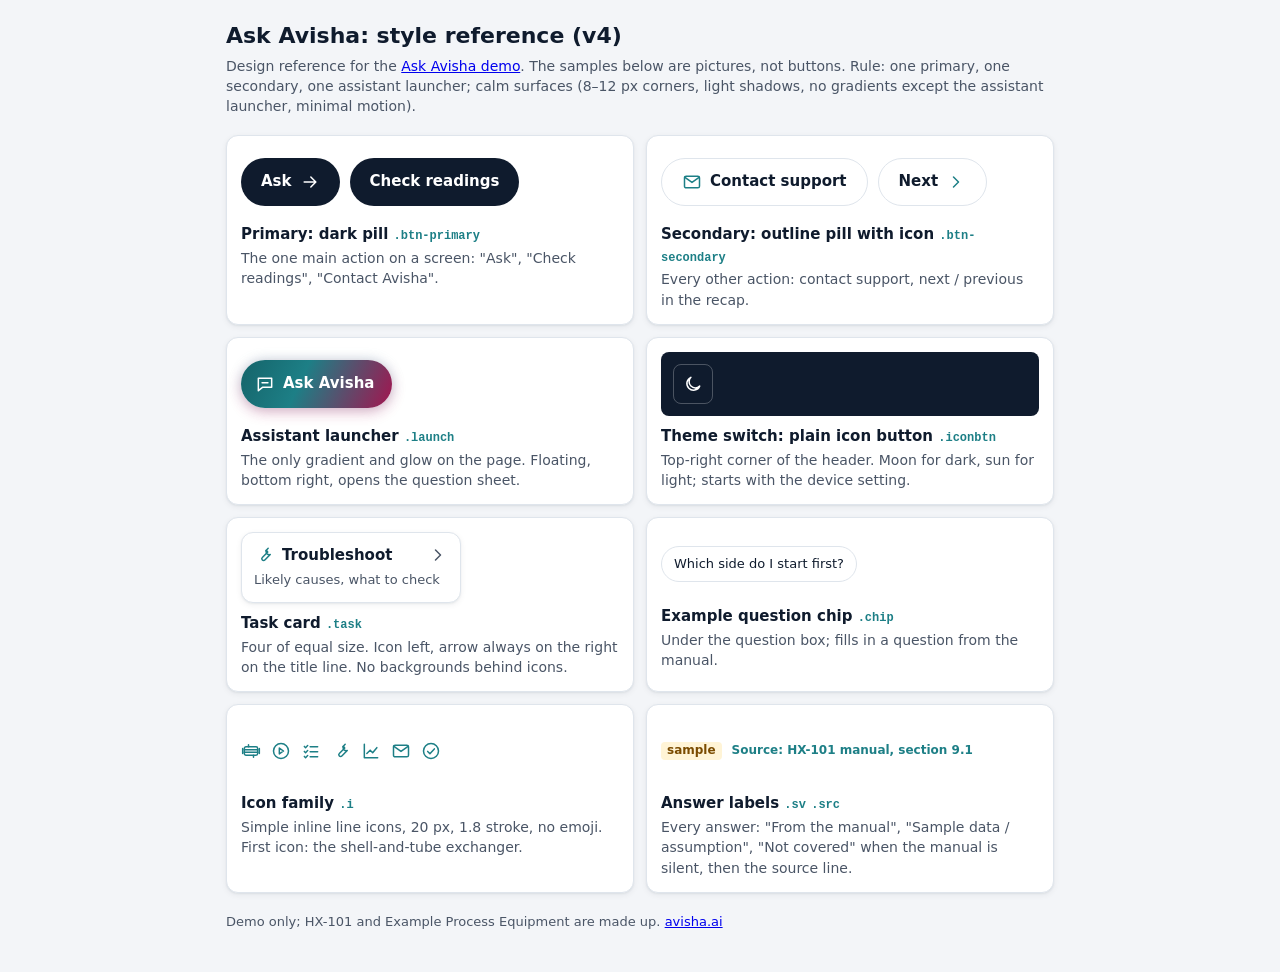
<file: ask-avisha/styles.html>
<!doctype html>
<html lang="en"><head><meta charset="utf-8"><meta name="viewport" content="width=device-width,initial-scale=1">
<title>Ask Avisha: style reference | Avisha demo</title>
<meta name="robots" content="noindex">
<style>
:root{--navy:#0f1b2d;--teal:#1d7f86;--pink:#e86fa8;--bg:#f3f5f8;--card:#fff;--ink:#0f1b2d;--mut:#4a5566;--line:#dfe5ec;--accent:#1d7f86;--sh:0 1px 2px rgba(15,27,45,.06),0 2px 6px rgba(15,27,45,.06)}
*{box-sizing:border-box}
body{margin:0;font-family:system-ui,-apple-system,"Segoe UI",Roboto,Helvetica,Arial,sans-serif;color:var(--ink);background:var(--bg);line-height:1.45}
.wrap{max-width:860px;margin:0 auto;padding:20px 16px 40px}
h1{font-size:22px;margin:0 0 4px}.lead{color:var(--mut);margin:0 0 18px;font-size:14px}
.gal{display:grid;gap:12px}@media(min-width:620px){.gal{grid-template-columns:1fr 1fr}}
.gi{background:var(--card);border:1px solid var(--line);border-radius:12px;padding:14px;box-shadow:var(--sh)}
.spec{display:flex;flex-wrap:wrap;gap:10px;align-items:center;min-height:64px;margin:0 0 10px}
.spec.dark{background:var(--navy);border-radius:8px;padding:12px}
.gi b{display:block;font-size:15px}.gi p{margin:2px 0 0;font-size:14px;color:var(--mut)}
code{font-size:12px;color:var(--accent)}
.i{width:20px;height:20px;flex:none;fill:none;stroke:currentColor;stroke-width:1.8;stroke-linecap:round;stroke-linejoin:round}
.btn{display:inline-flex;align-items:center;gap:8px;height:48px;padding:0 20px;border-radius:999px;font-size:15px;font-weight:700}
.btn-primary{background:var(--navy);color:#fff}
.btn-secondary{background:var(--card);border:1px solid var(--line)}.btn-secondary .i{color:var(--accent)}
.launch{display:inline-flex;align-items:center;gap:8px;height:48px;padding:0 18px 0 14px;border-radius:999px;color:#fff;font-weight:700;font-size:15px;background:linear-gradient(115deg,#15646a,#1d7f86 40%,#a3154f);box-shadow:0 4px 14px rgba(194,24,91,.3),0 0 12px rgba(95,196,201,.35)}
.iconbtn{width:40px;height:40px;display:grid;place-items:center;border:1px solid rgba(255,255,255,.25);border-radius:8px;color:#fff}
.task{display:flex;flex-direction:column;gap:4px;width:220px;padding:12px;background:var(--card);border:1px solid var(--line);border-radius:12px;box-shadow:var(--sh)}
.task .tl{display:flex;align-items:flex-start;gap:8px;font-weight:700;font-size:15px}.task .tl .i{color:var(--accent)}.task .tl span{flex:1}.task .tl .go{color:var(--mut)}
.task .s{font-size:13px;color:var(--mut)}
.chip{height:36px;display:inline-flex;align-items:center;padding:0 12px;border:1px solid var(--line);border-radius:999px;background:var(--card);font-size:13px}
.icons{color:var(--accent)}
footer{margin-top:20px;font-size:13px;color:var(--mut)}
</style></head><body>
<svg width="0" height="0" style="position:absolute" aria-hidden="true"><defs>
<symbol id="i-hx" viewBox="0 0 24 24"><rect x="4" y="7" width="16" height="10" rx="2"/><path d="M2 9v6M22 9v6M4 10.5h16M4 13.5h16M9 7V4.5M15 17v2.5"/></symbol>
<symbol id="i-go" viewBox="0 0 24 24"><path d="M9 6l6 6-6 6"/></symbol>
<symbol id="i-play" viewBox="0 0 24 24"><circle cx="12" cy="12" r="9"/><path d="M10 8.5l5 3.5-5 3.5z"/></symbol>
<symbol id="i-list" viewBox="0 0 24 24"><path d="M4 6.5l1.5 1.5L8 5.5M4 12.5l1.5 1.5L8 11.5M4 18.5l1.5 1.5L8 17.5M11 7h9M11 13h9M11 19h9"/></symbol>
<symbol id="i-tool" viewBox="0 0 24 24"><path d="M14.5 6.5a4 4 0 0 0 5 5L13 18a2.1 2.1 0 0 1-3-3l6.5-6.5a4 4 0 0 0-2-2z"/><path d="M14.5 6.5L17 4"/></symbol>
<symbol id="i-chart" viewBox="0 0 24 24"><path d="M4 4v16h16"/><path d="M7 15l4-4 3 3 5-6"/></symbol>
<symbol id="i-send" viewBox="0 0 24 24"><path d="M5 12h13M13 6l6 6-6 6"/></symbol>
<symbol id="i-moon" viewBox="0 0 24 24"><path d="M20 14.5A8 8 0 1 1 9.5 4a6.5 6.5 0 0 0 10.5 10.5z"/></symbol>
<symbol id="i-mail" viewBox="0 0 24 24"><rect x="3" y="5" width="18" height="14" rx="2"/><path d="M3.5 6.5l8.5 6 8.5-6"/></symbol>
<symbol id="i-chat" viewBox="0 0 24 24"><path d="M4 5h16v11H9l-5 4z"/><path d="M8.5 10.5h7"/></symbol>
<symbol id="i-tick" viewBox="0 0 24 24"><circle cx="12" cy="12" r="9"/><path d="M8 12.5l2.7 2.7L16 9.5"/></symbol>
</defs></svg>
<div class="wrap">
<h1>Ask Avisha: style reference (v4)</h1>
<p class="lead">Design reference for the <a href="./">Ask Avisha demo</a>. The samples below are pictures, not buttons. Rule: one primary, one secondary, one assistant launcher; calm surfaces (8–12 px corners, light shadows, no gradients except the assistant launcher, minimal motion).</p>
<div class="gal" aria-hidden="true">
<div class="gi"><div class="spec"><span class="btn btn-primary">Ask <svg class="i"><use href="#i-send"/></svg></span><span class="btn btn-primary">Check readings</span></div><b>Primary: dark pill <code>.btn-primary</code></b><p>The one main action on a screen: "Ask", "Check readings", "Contact Avisha".</p></div>
<div class="gi"><div class="spec"><span class="btn btn-secondary"><svg class="i"><use href="#i-mail"/></svg>Contact support</span><span class="btn btn-secondary">Next <svg class="i"><use href="#i-go"/></svg></span></div><b>Secondary: outline pill with icon <code>.btn-secondary</code></b><p>Every other action: contact support, next / previous in the recap.</p></div>
<div class="gi"><div class="spec"><span class="launch"><svg class="i"><use href="#i-chat"/></svg>Ask Avisha</span></div><b>Assistant launcher <code>.launch</code></b><p>The only gradient and glow on the page. Floating, bottom right, opens the question sheet.</p></div>
<div class="gi"><div class="spec dark"><span class="iconbtn"><svg class="i"><use href="#i-moon"/></svg></span></div><b>Theme switch: plain icon button <code>.iconbtn</code></b><p>Top-right corner of the header. Moon for dark, sun for light; starts with the device setting.</p></div>
<div class="gi"><div class="spec"><span class="task"><span class="tl"><svg class="i"><use href="#i-tool"/></svg><span>Troubleshoot</span><svg class="i go"><use href="#i-go"/></svg></span><span class="s">Likely causes, what to check</span></span></div><b>Task card <code>.task</code></b><p>Four of equal size. Icon left, arrow always on the right on the title line. No backgrounds behind icons.</p></div>
<div class="gi"><div class="spec"><span class="chip">Which side do I start first?</span></div><b>Example question chip <code>.chip</code></b><p>Under the question box; fills in a question from the manual.</p></div>
<div class="gi"><div class="spec icons"><svg class="i"><use href="#i-hx"/></svg><svg class="i"><use href="#i-play"/></svg><svg class="i"><use href="#i-list"/></svg><svg class="i"><use href="#i-tool"/></svg><svg class="i"><use href="#i-chart"/></svg><svg class="i"><use href="#i-mail"/></svg><svg class="i"><use href="#i-tick"/></svg></div><b>Icon family <code>.i</code></b><p>Simple inline line icons, 20 px, 1.8 stroke, no emoji. First icon: the shell-and-tube exchanger.</p></div>
<div class="gi"><div class="spec"><span style="background:#fff4d6;color:#7a4b00;border-radius:4px;padding:0 6px;font-size:12px;font-weight:600">sample</span><span style="color:#1d7f86;font-size:12px;font-weight:700">Source: HX-101 manual, section 9.1</span></div><b>Answer labels <code>.sv</code> <code>.src</code></b><p>Every answer: "From the manual", "Sample data / assumption", "Not covered" when the manual is silent, then the source line.</p></div>
</div>
<footer>Demo only; HX-101 and Example Process Equipment are made up. <a href="https://avisha.ai">avisha.ai</a></footer>
</div>
</body></html>
</file>
